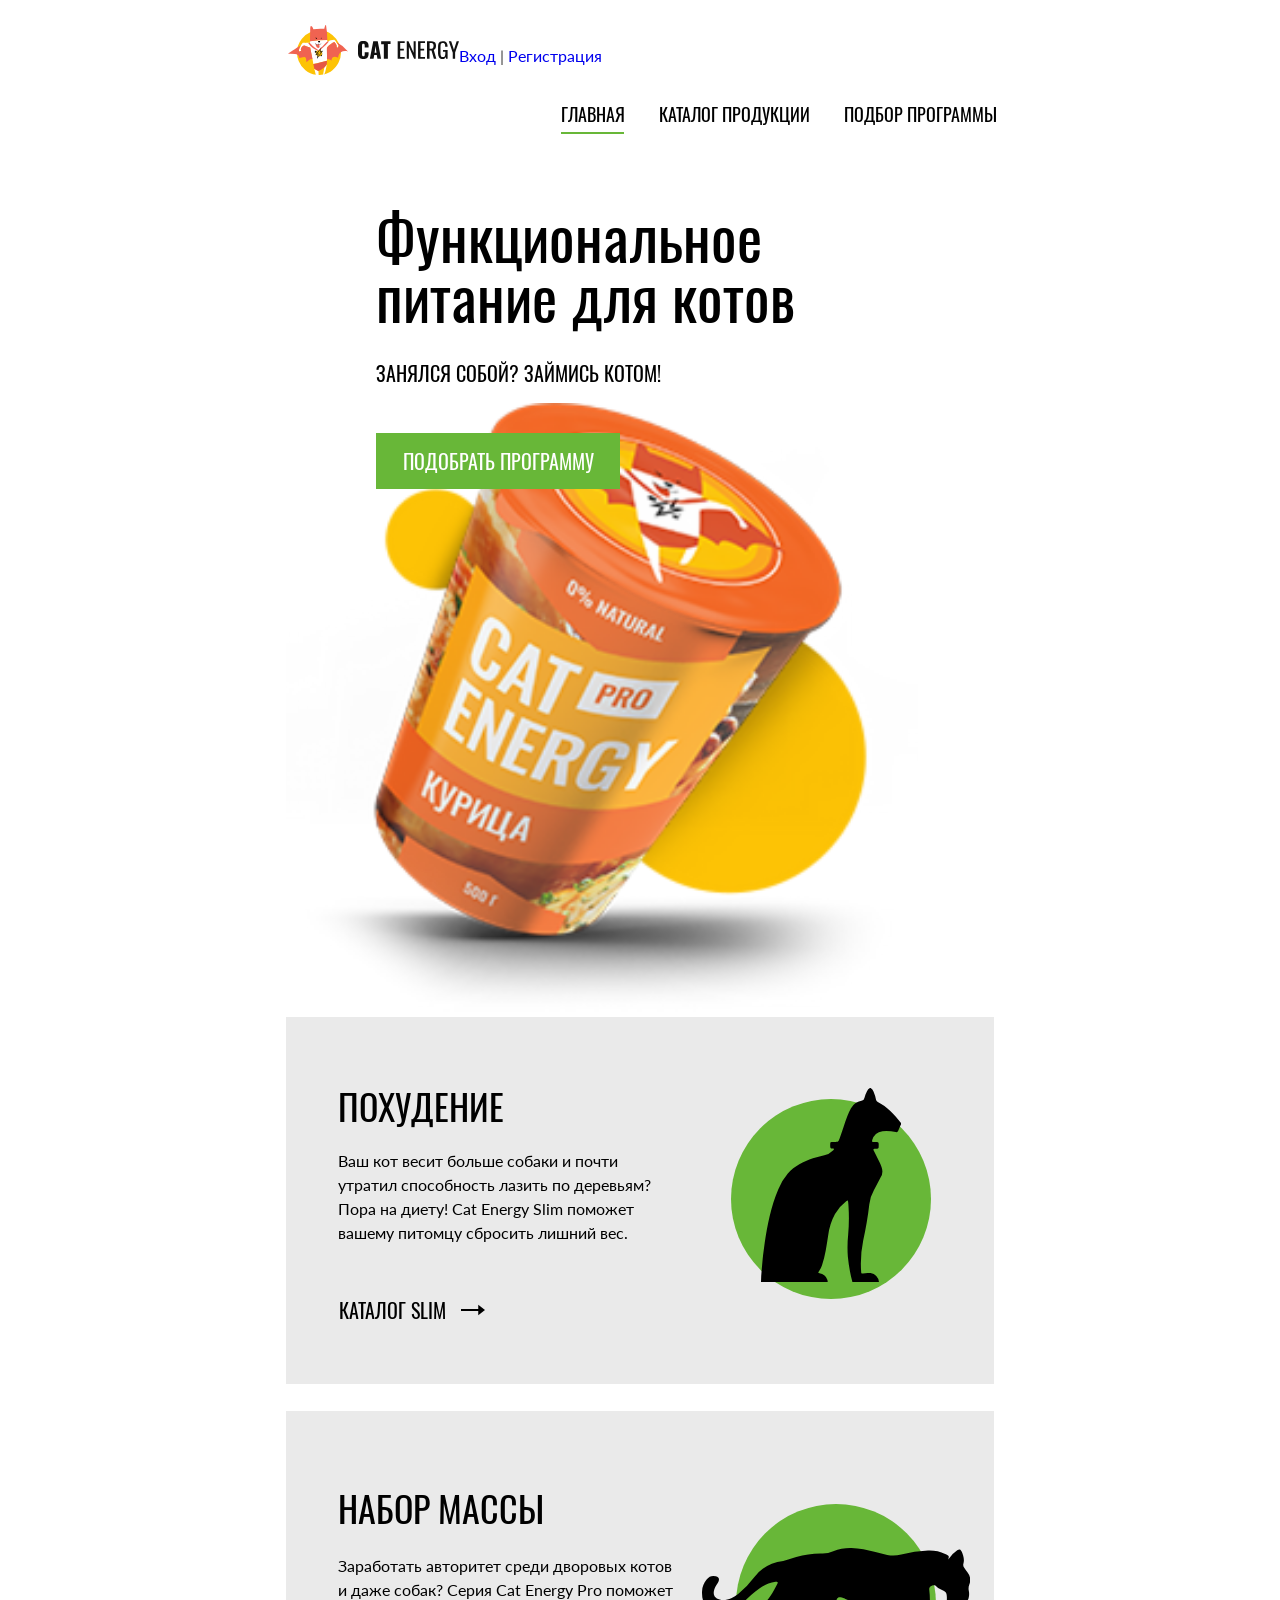
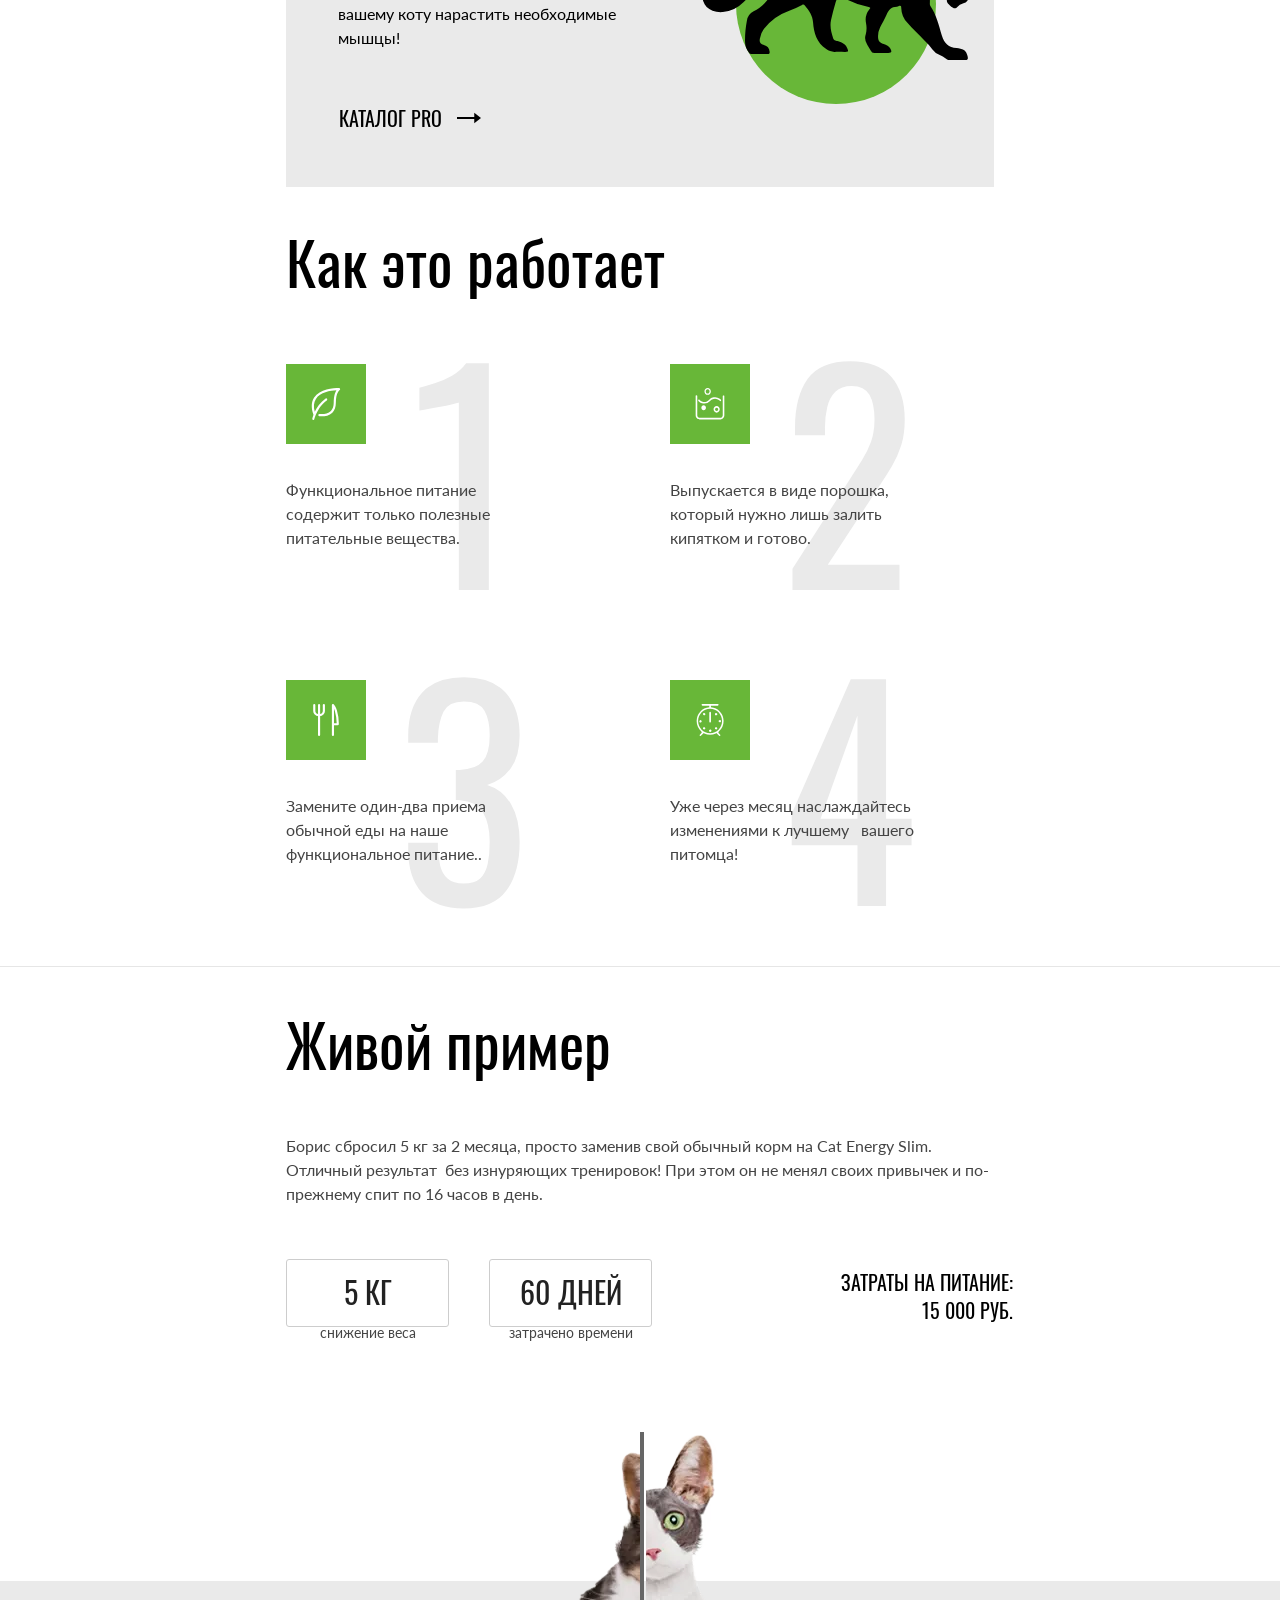
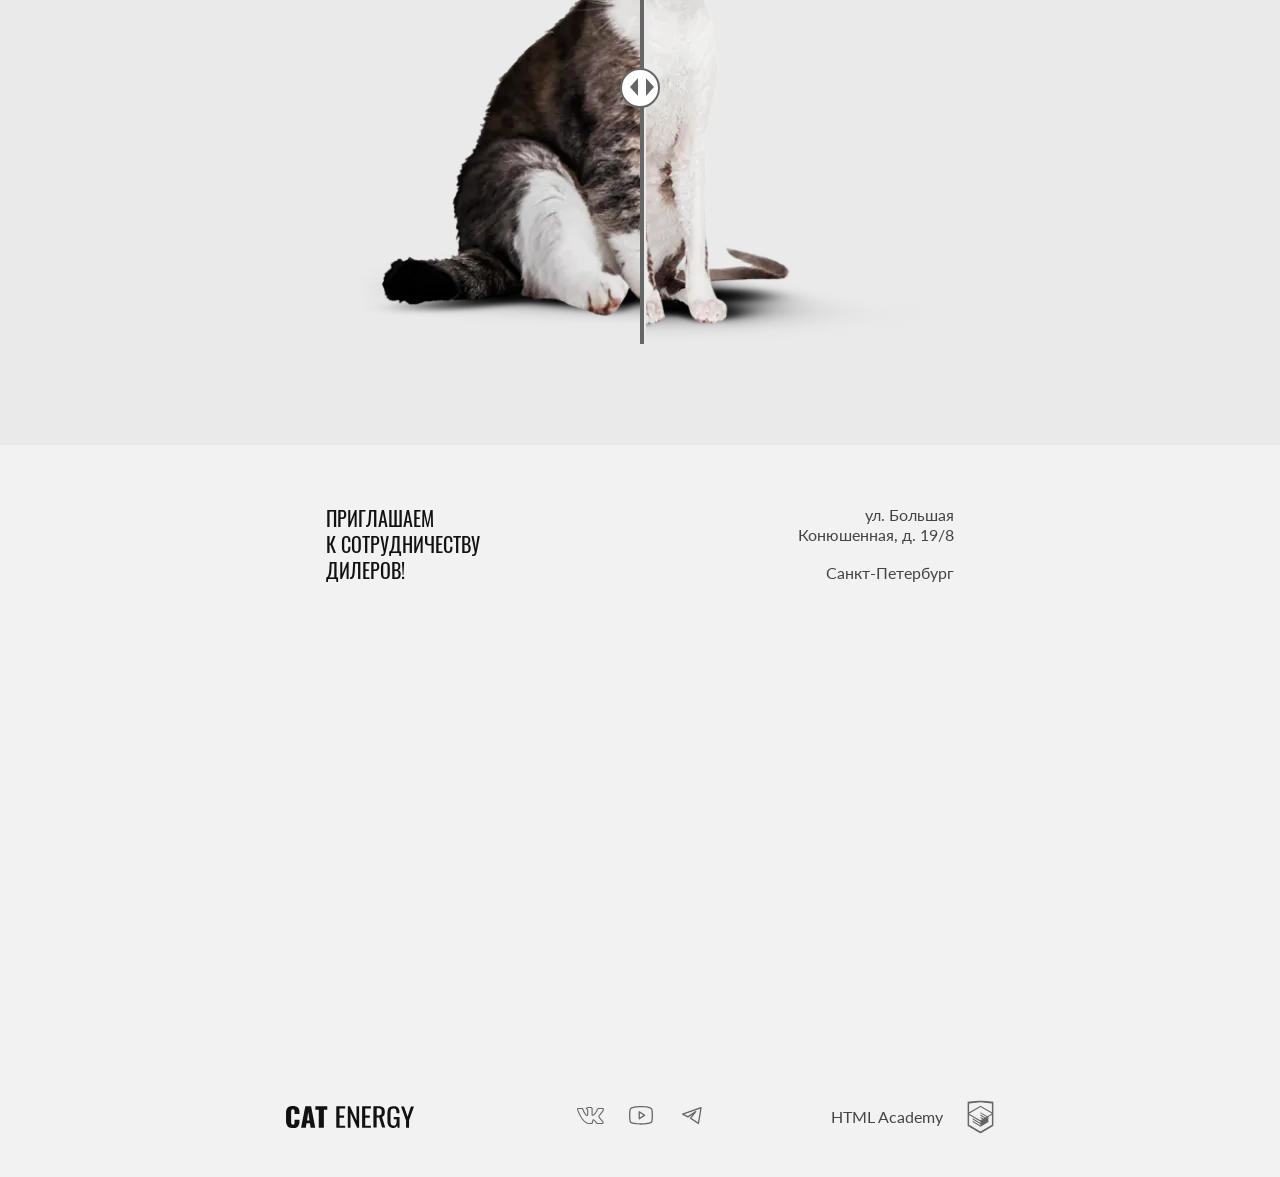
<file: index.html>
<!DOCTYPE html>
<html lang="ru">

<head>
  <meta charset="UTF-8">
  <title>Cat Energy</title>
  <meta name="viewport" content="width=device-width,initial-scale=1">
  <link rel="stylesheet" href="styles/styles.css">
  <link rel="icon" href="favicon.ico">
  <link rel="icon" href="favicons/icon.svg" type="image/svg+xml">
  <link rel="apple-touch-icon" href="favicons/180.png">
  <link rel="icon" href="favicons/192.png">
  <link rel="icon" href="favicons/512.png">
  <link rel="manifest" href="manifest.webmanifest">
  <link rel="preload" href="fonts/lato/Lato-Regular.woff2" type="font/woff2" as="font" crossorigin="anonymous">
  <link rel="preload" href="fonts/oswald/oswaldregular.woff2" type="font/woff2" as="font" crossorigin="anonymous">
  <script src="scripts/index.js" defer></script>
</head>

<body>
  <header class="header">
    <nav class="navigation wrapper">

      <a class="navigation__logo logo" href="index.html">
        <picture>
          <source media="(min-width: 1440px)" width="70" height="59" type="image/svg+xml" srcset="images/logo/logo-desktop.svg">
          <source media="(min-width: 768px)" width="60" height="50" type="image/svg+xml" srcset="images/logo/logo-tablet.svg">
          <img class="logo__image" src="images/logo/logo-mobile.svg" width="33" height="38" alt="Логотип кота Energy">
        </picture>
        <img class="logo__image-text" src="images/logo/logo-text.svg" width="101" height="18" alt="Логотип текст кот Energy">
      </a>
      <div class="user-actions">
        <a class="user-actions__login" href="login.html">Вход</a>
        <span class="user-actions__separator">|</span>
        <a class="user-actions__register" href="register.html">Регистрация</a>
      </div>
      <button class="navigation__button-close navigation__button-open navigation__button-close--nojs" type="button">
        <span class="visually-hidden">Закрыть меню</span>
      </button>
      <div class="navigation__menu navigation__menu--close navigation__menu--nojs  ">
        <ul class="navigation__menu-list">
          <li class="navigation__menu-item">
            <a class="navigation__menu-link navigation__menu-link--current" href="#">Главная</a>
          </li>
          <li class="navigation__menu-item">
            <a class="navigation__menu-link" href="catalog.html">Каталог продукции</a>
          </li>
          <li class="navigation__menu-item">
            <a class="navigation__menu-link" href="#">Подбор программы</a>
          </li>
        </ul>
      </div>

    </nav>

  </header>
  <main class="main-wrapper">
    <section class="promo">
      <div class="promo__wrapper wrapper ">
        <h1 class="promo__title title">Функциональное питание для котов</h1>
        <p class="promo__description">Занялся собой? Займись котом!</p>
        <picture>
          <source media="(min-width: 1440px)" width="552" height="499" type="image/png" srcset="images/promo/promo-cat@1x.png 1x, images/promo/promo-cat@2x.png 2x">
          <source media="(min-width: 768px)" width="709" height="609" type="image/png" srcset="images/promo/promo-cat-tablet@1x.png, images/promo/promo-cat-tablet@2x.png 2x">
          <img class="promo__image" src="images/promo/promo-cat-mobile@2x.png" width="280" height="270" srcset="images/promo/promo-cat-mobile@1x.png 1x, images/promo/promo-cat-mobile@2x.png 2x" alt="Корм для котов с курицей">
        </picture>
        <button class="promo__button button button--primary" type="button">Подобрать программу</button>
      </div>
    </section>
    <section class="programs">
      <div class="programs__wrapper wrapper">
        <h2 class="visually-hidden">Програмы питания</h2>
        <div class="programs__card programs__card--slim">
          <h3 class="programs__card-title  title-h3">Похудение</h3>
          <p class="programs__card-description">Ваш кот весит больше собаки и почти утратил способность лазить по деревьям? Пора на диету! Cat Energy Slim поможет вашему питомцу сбросить лишний вес.</p>
          <a class="programs__card-link" href="catalog.html">Каталог slim</a>
        </div>
        <div class="programs__card programs__card--set">
          <h3 class="programs__card-title title-h3">Набор массы</h3>
          <p class="programs__card-description programs__card-description-set">Заработать авторитет среди дворовых котов и даже собак? Серия Cat Energy Pro поможет вашему коту нарастить необходимые мышцы!</p>
          <a class="programs__card-link" href="catalog.html">Каталог pro</a>
        </div>
      </div>
    </section>
    <section class="working">
      <div class="working__wrapper wrapper">
        <h2 class="working__title title-h2">Как это работает</h2>
        <ul class="working__list">
          <li class="working__item working__item--useful">
            <p class="working__item-text">Функциональное питание содержит только полезные питательные вещества.</p>
          </li>
          <li class="working__item working__item--powder">
            <p class="working__item-text">Выпускается в виде порошка, который нужно лишь залить кипятком и готово.</p>
          </li>
          <li class="working__item working__item--functional">
            <p class="working__item-text">Замените один-два приема обычной еды на наше функциональное питание..</p>
          </li>
          <li class="working__item working__item--upgrade">
            <p class="working__item-text">Уже через месяц наслаждайтесь изменениями к лучшему &nbsp; вашего питомца!</p>
          </li>
        </ul>
      </div>
    </section>
    <section class="example">
      <div class="example__wrapper wrapper">
        <h2 class="example__title title-h2">Живой пример</h2>
        <p class="example__description">Борис сбросил 5 кг за 2 месяца, просто заменив свой обычный корм на Cat Energy Slim. Отличный результат&nbsp; без изнуряющих тренировок!
          При этом он не менял своих привычек и по-прежнему спит по 16 часов в день.
        </p>
        <div class="example__list">
          <div class="example__item">
            <span class="example__item-title title-h3">5 кг</span>
            <span class="example__item-text">снижение веса</span>
          </div>
          <div class="example__item">
            <span class="example__item-title title-h3">60 дней</span>
            <span class="example__item-text">затрачено времени</span>
          </div>
          <p class="example__cash title-h3">
            <span>Затраты на питание:</span>
            <span>15 000 РУБ.</span>
          </p>
        </div>

        <div class="example__slider slider">
          <picture>
            <source media="(min-width:768px)" width="560" height="512" type="image/webp" srcset="images/slider/slider-image-1-tablet@1x.webp, images/slider/slider-image-1-tablet@2x.webp 2x">
            <source width="280" height="256" type="image/webp" srcset="images/slider/slider-image-1-mobile@1x.webp, images/slider/slider-image-1-mobile@2x.webp 2x">
            <source media="(min-width: 768px)" width="560" height="512" type="image/png" srcset="images/slider/slider-image-1-tablet@1x.png 1x, images/slider/slider-image-1-tablet@2x.png 2x">
            <img class="example__slider-image slider__image slider__image--before" src="images/slider/slider-image-1-mobile@2x.png" srcset="images/slider/slider-image-1-mobile@1x.png 1x, images/slider/slider-image-1-mobile@2x.png 2x" width="280" height="256" alt="Кот с лишнем весом">
          </picture>
          <button class="example__button slider__button" type="button"><span class="visually-hidden">Кот изменят вес</span></button>
          <picture>
            <source media="(min-width:768px)" width="560" height="512" type="image/webp" srcset="images/slider/slider-image-2-tablet@1x.webp, images/slider/slider-image-2-tablet@2x.webp 2x">
            <source width="280" height="256" type="image/webp" srcset="images/slider/slider-image-2-mobile@1x.webp, images/slider/slider-image-2-mobile@2x.webp 2x">
            <source media="(min-width: 768px)" width="560" height="512" type="image/png" srcset="images/slider/slider-image-2-tablet@1x.png 1x, images/slider/slider-image-2-tablet@2x.png 2x">
            <img class="example__slider-image slider__image slider__image--after" src="images/slider/slider-image-2-mobile@2x.png" srcset="images/slider/slider-image-2-mobile@1x.png 1x, images/slider/slider-image-2-mobile@2x.png 2x" width="280" height="256" alt="Стройный кот">
          </picture>
        </div>
      </div>
    </section>
    <section class="contacts">
      <div class="contacts__wrapper wrapper">
        <div class="contacts__content">
          <h2 class="visually-hidden">Адрес для сотрудничества</h2>
          <p class="contacts__description title-h3">приглашаем<br> к сотрудничеству<br> дилеров!</p>
          <address class="contacts__text">ул. Большая<br>
            Конюшенная, д. 19/8<br>
            <span>Санкт-Петербург</span>
          </address>
        </div>
      </div>
      <div class="contacts__map contacts__map--nojs">
        <noscript>
          <picture>
            <source media="(min-width:1440px)" width="1440" height="400" type="image/webp" srcset="images/map/map-desktop@1x.webp 1x,  images/map/map-desktop@2x.webp 2x">
            <source media="(min-width: 768px)" width="768" height="400" type="image/webp" srcset="images/map/map-tablet@1x.webp 1x, images/map/map-tablet@2x.webp 2x">
            <source width="320" height="362" type="image/webp" srcset="images/map/map-mobile@1x.webp 1x, images/map/map-mobile@2x.webp 2x">
            <source media="(min-width: 1440px)" width="1440" height="400" type="image/png" srcset="images/map/map-desktop@1x.png 1x, images/map/map-desktop@2x.png 2x">
            <source media="(min-width: 768px)" width="768" height="400" type="image/png" srcset="images/map/map-tablet@1x.png 1x, images/map/map-tablet@2x.png 2x ">
            <img class="contacts__map-image" src="images/map/map-mobile@2x.png" srcset="images/map/map-mobile@1x.png 1x, images/map/map-mobile@2x.png 2x" width="320" height="362" alt="метка на карте для сотрудничества">
          </picture>
        </noscript>
        <iframe src="https://www.google.com/maps/embed?pb=!1m18!1m12!1m3!1d1998.6037876728572!2d30.3204724767367!3d59.93871647491517!2m3!1f0!2f0!3f0!3m2!1i1024!2i768!4f13.1!3m3!1m2!1s0x4696310fca145cc1%3A0x42b32648d8238007!2z0JHQvtC70YzRiNCw0Y8g0JrQvtC90Y7RiNC10L3QvdCw0Y8g0YPQuy4sIDE5LzgsINCh0LDQvdC60YIt0J_QtdGC0LXRgNCx0YPRgNCzLCAxOTExODY!5e0!3m2!1sru!2sru!4v1716731097502!5m2!1sru!2sru" width="320" height="362" style="border:0;" allowfullscreen="" loading="lazy" referrerpolicy="no-referrer-when-downgrade">
        </iframe>
      </div>

    </section>
  </main>
  <footer class="footer">
    <div class="footer__wrapper wrapper">
      <a class="footer__logo" href="index.html">
        <img class="footer__logo-img" src="images/logo/logo-text.svg" width="128" height="24" alt="Логотип текст кот Energy">
      </a>
      <ul class="socials">
        <li class="socials__item">
          <a class="socials__link socials__link--vk" href="#" target="_blank" rel="noreferrer noopener">
            <span class="visually-hidden">Вконтакте</span>
          </a>
        </li>
        <li class="socials__item">
          <a class="socials__link socials__link--youtube" href="#" target="_blank" rel="noreferrer noopener">
            <span class="visually-hidden">Youtube</span>
          </a>
        </li>
        <li class="socials__item">
          <a class="socials__link socials__link--tg" href="#" target="_blank" rel="noreferrer noopener">
            <span class="visually-hidden">телеграм</span>
          </a>
        </li>
      </ul>
      <a class="footer__developer" href="https://htmlacademy.ru/intensive/adaptive">
        <span class="footer__developer-text">HTML Academy</span>
      </a>
    </div>
  </footer>
</body>

</html>
</file>
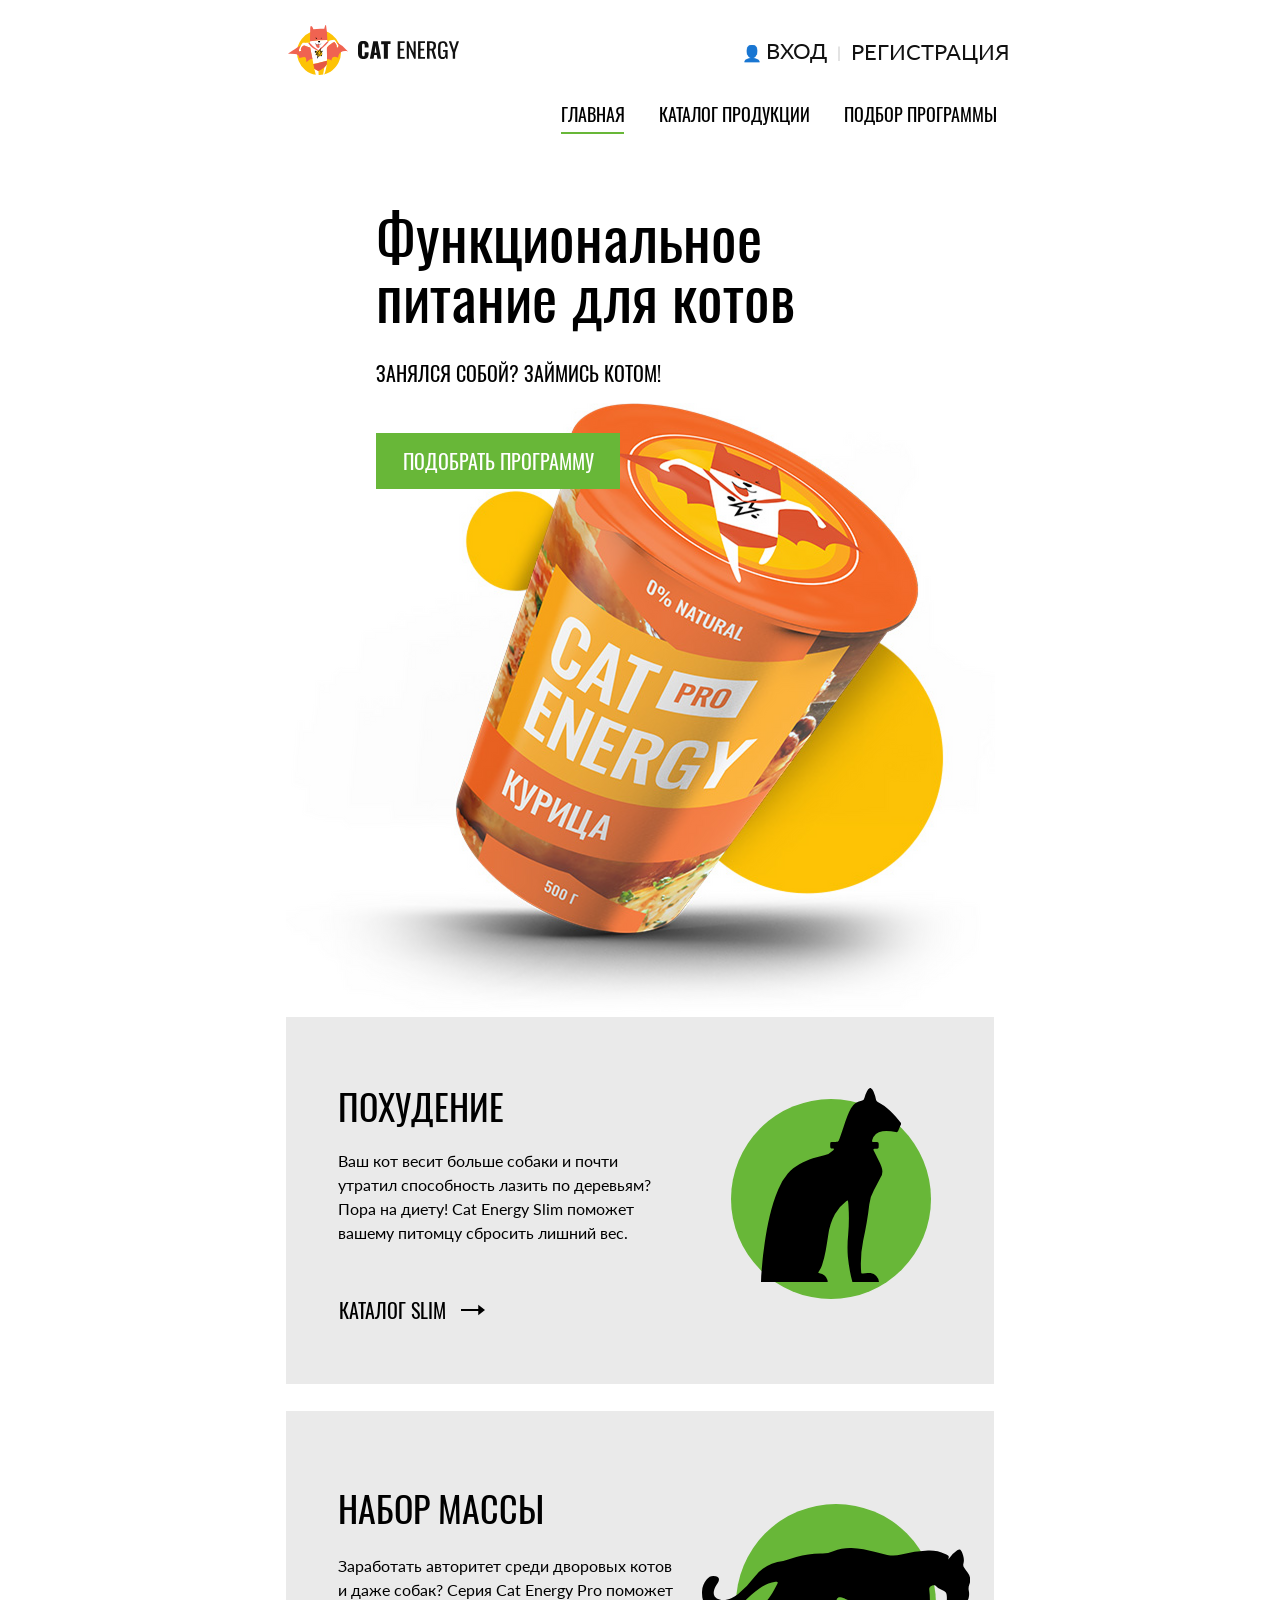
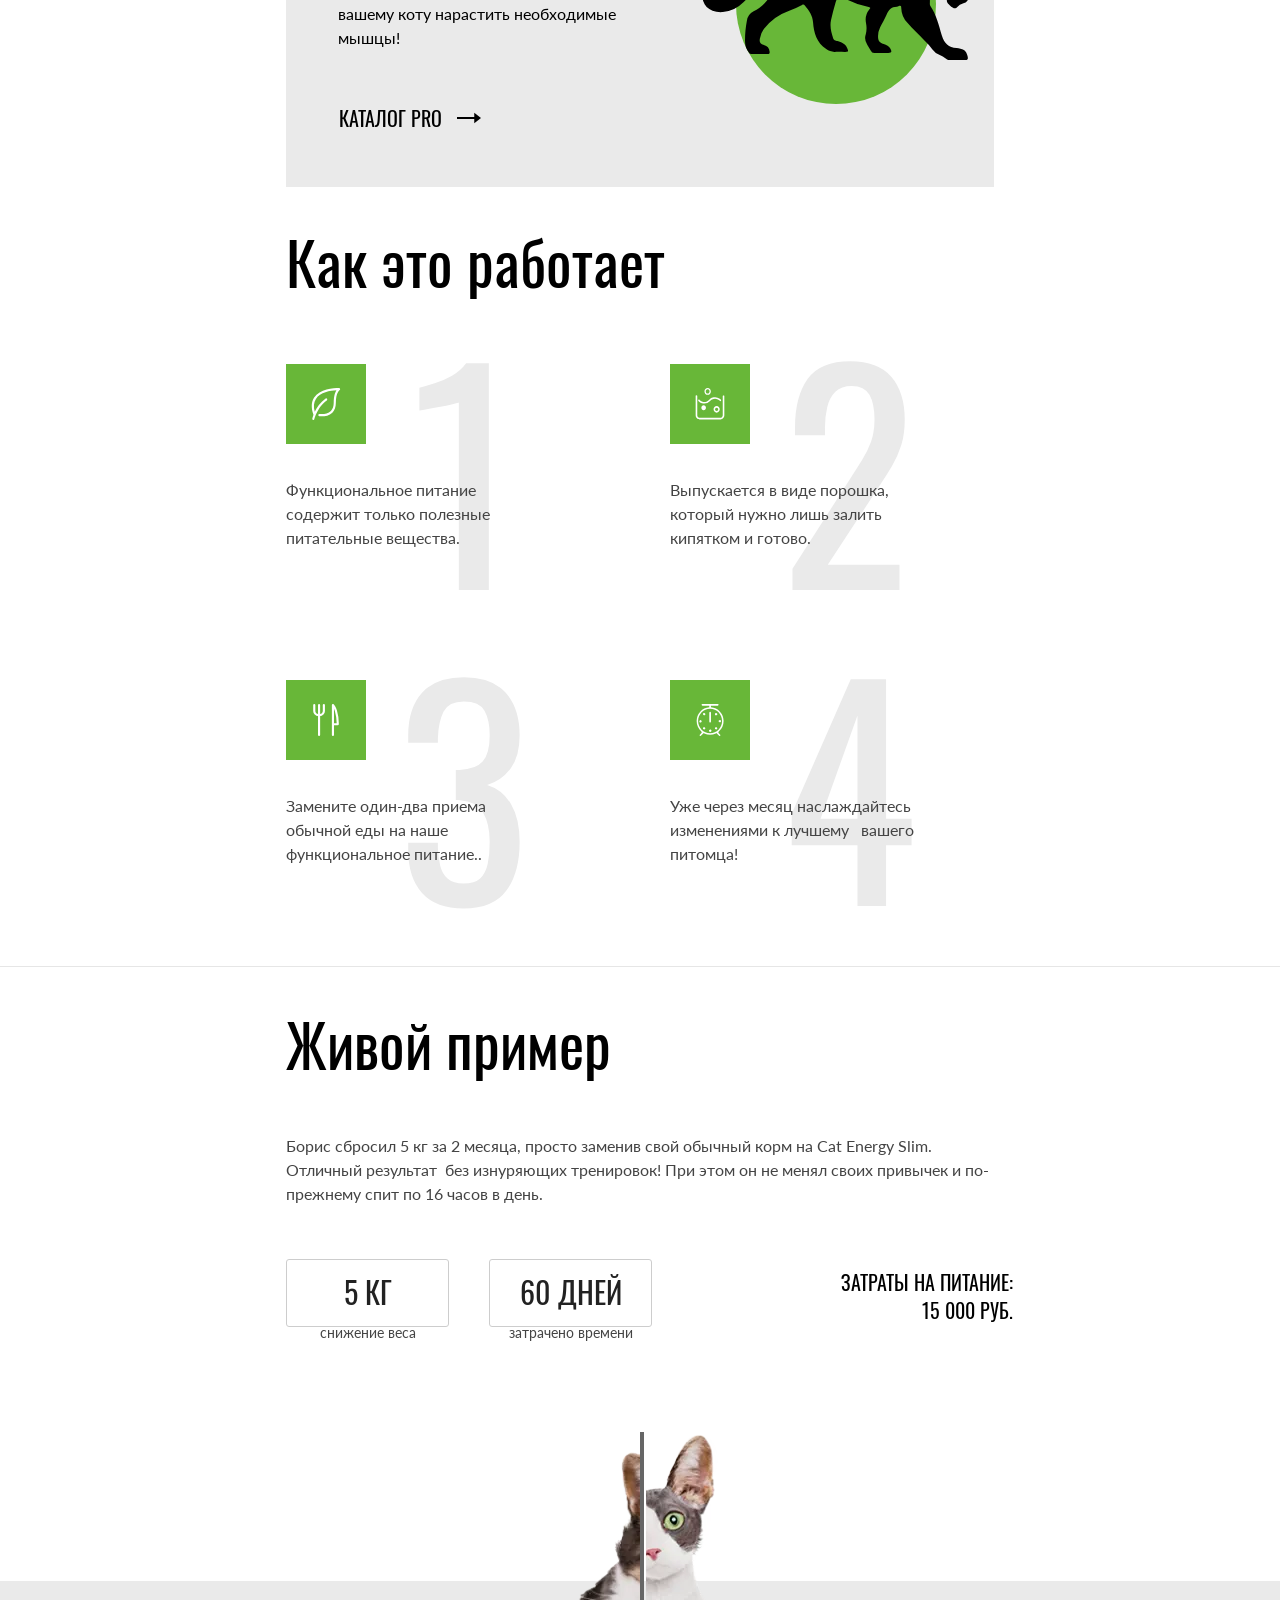
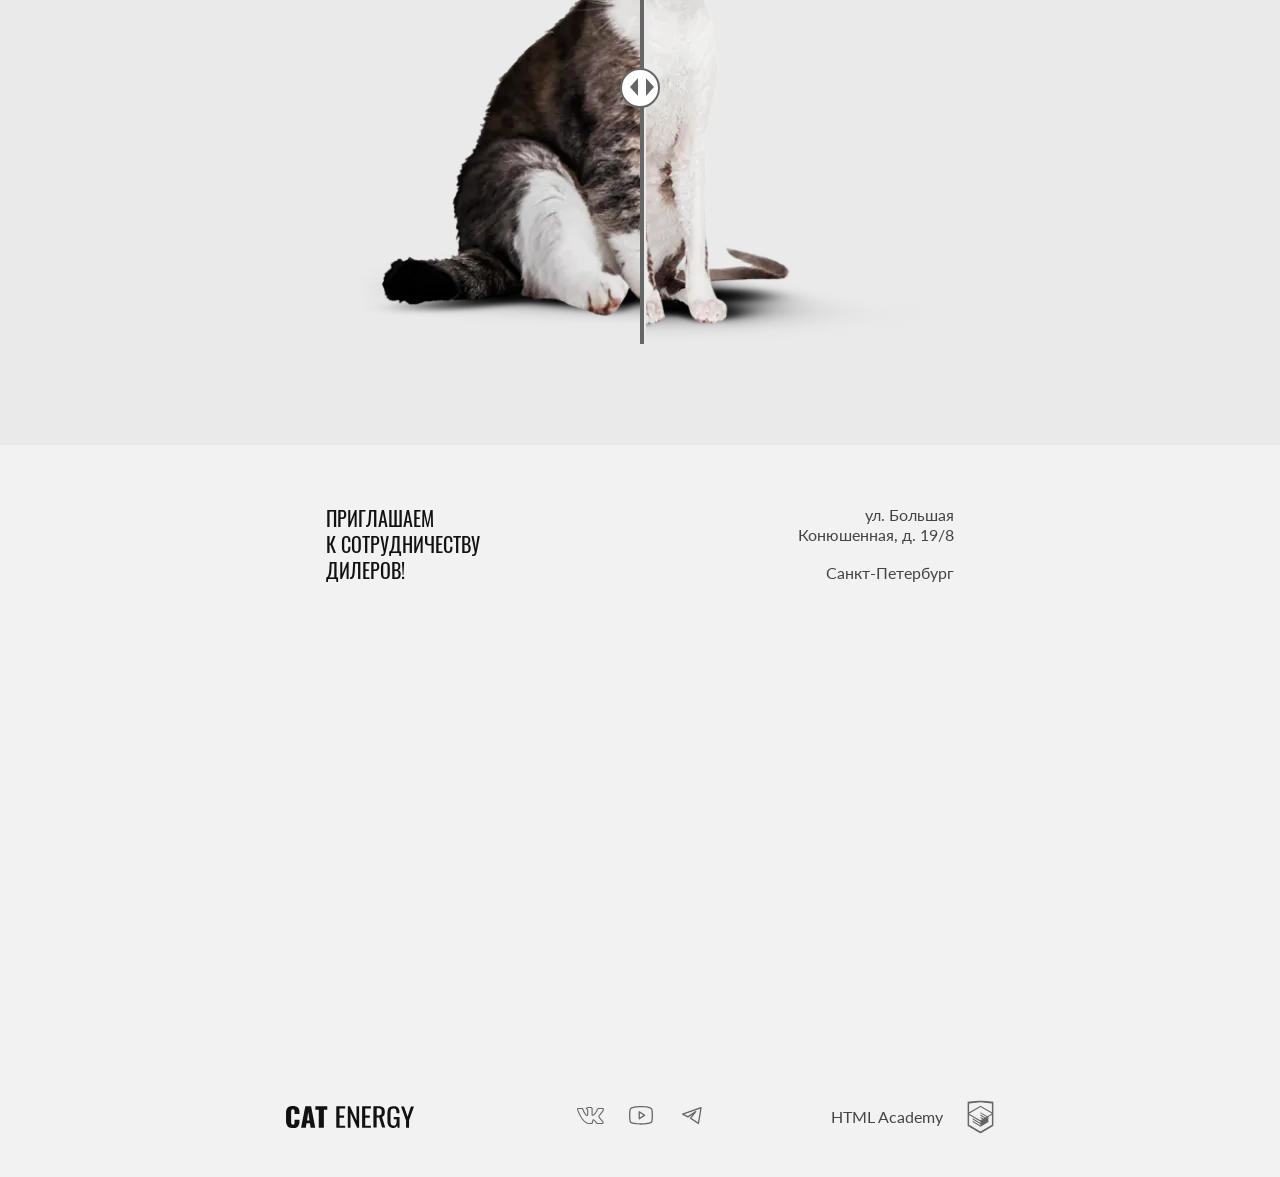
<file: 6/index.html>
<!DOCTYPE html><html lang="ru"><head><meta charset="UTF-8"><title>Cat Energy</title><meta name="viewport" content="width=device-width,initial-scale=1"><link rel="stylesheet" href="styles/styles.css"><link rel="icon" href="favicon.ico"><link rel="icon" href="favicons/icon.svg" type="image/svg+xml"><link rel="apple-touch-icon" href="favicons/180.png"><link rel="icon" href="favicons/192.png"><link rel="icon" href="favicons/512.png"><link rel="manifest" href="manifest.webmanifest"><link rel="preload" href="fonts/lato/Lato-Regular.woff2" type="font/woff2" as="font" crossorigin="anonymous"><link rel="preload" href="fonts/oswald/oswaldregular.woff2" type="font/woff2" as="font" crossorigin="anonymous"><script src="scripts/index.js" defer="defer"></script></head><body><header class="header"><nav class="navigation wrapper"><a class="navigation__logo logo" href="index.html"><picture><source media="(min-width: 1440px)" width="70" height="59" type="image/svg+xml" srcset="images/logo/logo-desktop.svg"><source media="(min-width: 768px)" width="60" height="50" type="image/svg+xml" srcset="images/logo/logo-tablet.svg"><img class="logo__image" src="images/logo/logo-mobile.svg" width="33" height="38" alt="Логотип кота Energy"></picture><img class="logo__image-text" src="images/logo/logo-text.svg" width="101" height="18" alt="Логотип текст кот Energy"></a><div class="user-actions"><a class="user-actions__login" href="login.html">Вход</a> <span class="user-actions__separator">|</span> <a class="user-actions__register" href="register.html">Регистрация</a></div><button class="navigation__button-close navigation__button-open navigation__button-close--nojs" type="button"><span class="visually-hidden">Закрыть меню</span></button><div class="navigation__menu navigation__menu--close navigation__menu--nojs"><ul class="navigation__menu-list"><li class="navigation__menu-item"><a class="navigation__menu-link navigation__menu-link--current" href="#">Главная</a></li><li class="navigation__menu-item"><a class="navigation__menu-link" href="catalog.html">Каталог продукции</a></li><li class="navigation__menu-item"><a class="navigation__menu-link" href="#">Подбор программы</a></li></ul></div></nav></header><main class="main-wrapper"><section class="promo"><div class="promo__wrapper wrapper"><h1 class="promo__title title">Функциональное питание для котов</h1><p class="promo__description">Занялся собой? Займись котом!</p><picture><source media="(min-width: 1440px)" width="552" height="499" type="image/png" srcset="images/promo/promo-cat@1x.png, images/promo/promo-cat@2x.png 2x"><source media="(min-width: 768px)" width="709" height="609" type="image/png" srcset="images/promo/promo-cat-tablet@1x.png, images/promo/promo-cat-tablet@2x.png 2x"><img class="promo__image" src="images/promo/promo-cat-mobile@2x.png" width="280" height="270" srcset="images/promo/promo-cat-mobile@1x.png, images/promo/promo-cat-mobile@2x.png 2x" alt="Корм для котов с курицей"></picture><button class="promo__button button button--primary" type="button">Подобрать программу</button></div></section><section class="programs"><div class="programs__wrapper wrapper"><h2 class="visually-hidden">Програмы питания</h2><div class="programs__card programs__card--slim"><h3 class="programs__card-title title-h3">Похудение</h3><p class="programs__card-description">Ваш кот весит больше собаки и почти утратил способность лазить по деревьям? Пора на диету! Cat Energy Slim поможет вашему питомцу сбросить лишний вес.</p><a class="programs__card-link" href="catalog.html">Каталог slim</a></div><div class="programs__card programs__card--set"><h3 class="programs__card-title title-h3">Набор массы</h3><p class="programs__card-description programs__card-description-set">Заработать авторитет среди дворовых котов и даже собак? Серия Cat Energy Pro поможет вашему коту нарастить необходимые мышцы!</p><a class="programs__card-link" href="catalog.html">Каталог pro</a></div></div></section><section class="working"><div class="working__wrapper wrapper"><h2 class="working__title title-h2">Как это работает</h2><ul class="working__list"><li class="working__item working__item--useful"><p class="working__item-text">Функциональное питание содержит только полезные питательные вещества.</p></li><li class="working__item working__item--powder"><p class="working__item-text">Выпускается в виде порошка, который нужно лишь залить кипятком и готово.</p></li><li class="working__item working__item--functional"><p class="working__item-text">Замените один-два приема обычной еды на наше функциональное питание..</p></li><li class="working__item working__item--upgrade"><p class="working__item-text">Уже через месяц наслаждайтесь изменениями к лучшему &nbsp; вашего питомца!</p></li></ul></div></section><section class="example"><div class="example__wrapper wrapper"><h2 class="example__title title-h2">Живой пример</h2><p class="example__description">Борис сбросил 5 кг за 2 месяца, просто заменив свой обычный корм на Cat Energy Slim. Отличный результат&nbsp; без изнуряющих тренировок! При этом он не менял своих привычек и по-прежнему спит по 16 часов в день.</p><div class="example__list"><div class="example__item"><span class="example__item-title title-h3">5 кг</span> <span class="example__item-text">снижение веса</span></div><div class="example__item"><span class="example__item-title title-h3">60 дней</span> <span class="example__item-text">затрачено времени</span></div><p class="example__cash title-h3"><span>Затраты на питание:</span> <span>15 000 РУБ.</span></p></div><div class="example__slider slider"><picture><source media="(min-width:768px)" width="560" height="512" type="image/webp" srcset="images/slider/slider-image-1-tablet@1x.webp, images/slider/slider-image-1-tablet@2x.webp 2x"><source width="280" height="256" type="image/webp" srcset="images/slider/slider-image-1-mobile@1x.webp, images/slider/slider-image-1-mobile@2x.webp 2x"><source media="(min-width: 768px)" width="560" height="512" type="image/png" srcset="images/slider/slider-image-1-tablet@1x.png, images/slider/slider-image-1-tablet@2x.png 2x"><img class="example__slider-image slider__image slider__image--before" src="images/slider/slider-image-1-mobile@2x.png" srcset="images/slider/slider-image-1-mobile@1x.png, images/slider/slider-image-1-mobile@2x.png 2x" width="280" height="256" alt="Кот с лишнем весом"></picture><button class="example__button slider__button" type="button"><span class="visually-hidden">Кот изменят вес</span></button><picture><source media="(min-width:768px)" width="560" height="512" type="image/webp" srcset="images/slider/slider-image-2-tablet@1x.webp, images/slider/slider-image-2-tablet@2x.webp 2x"><source width="280" height="256" type="image/webp" srcset="images/slider/slider-image-2-mobile@1x.webp, images/slider/slider-image-2-mobile@2x.webp 2x"><source media="(min-width: 768px)" width="560" height="512" type="image/png" srcset="images/slider/slider-image-2-tablet@1x.png, images/slider/slider-image-2-tablet@2x.png 2x"><img class="example__slider-image slider__image slider__image--after" src="images/slider/slider-image-2-mobile@2x.png" srcset="images/slider/slider-image-2-mobile@1x.png, images/slider/slider-image-2-mobile@2x.png 2x" width="280" height="256" alt="Стройный кот"></picture></div></div></section><section class="contacts"><div class="contacts__wrapper wrapper"><div class="contacts__content"><h2 class="visually-hidden">Адрес для сотрудничества</h2><p class="contacts__description title-h3">приглашаем<br>к сотрудничеству<br>дилеров!</p><address class="contacts__text">ул. Большая<br>Конюшенная, д. 19/8<br><span>Санкт-Петербург</span></address></div></div><div class="contacts__map contacts__map--nojs"><noscript><picture><source media="(min-width:1440px)" width="1440" height="400" type="image/webp" srcset="images/map/map-desktop@1x.webp, images/map/map-desktop@2x.webp 2x"><source media="(min-width: 768px)" width="768" height="400" type="image/webp" srcset="images/map/map-tablet@1x.webp, images/map/map-tablet@2x.webp 2x"><source width="320" height="362" type="image/webp" srcset="images/map/map-mobile@1x.webp, images/map/map-mobile@2x.webp 2x"><source media="(min-width: 1440px)" width="1440" height="400" type="image/png" srcset="images/map/map-desktop@1x.png, images/map/map-desktop@2x.png 2x"><source media="(min-width: 768px)" width="768" height="400" type="image/png" srcset="images/map/map-tablet@1x.png, images/map/map-tablet@2x.png 2x"><img class="contacts__map-image" src="images/map/map-mobile@2x.png" srcset="images/map/map-mobile@1x.png, images/map/map-mobile@2x.png 2x" width="320" height="362" alt="метка на карте для сотрудничества"></picture></noscript><iframe src="https://www.google.com/maps/embed?pb=!1m18!1m12!1m3!1d1998.6037876728572!2d30.3204724767367!3d59.93871647491517!2m3!1f0!2f0!3f0!3m2!1i1024!2i768!4f13.1!3m3!1m2!1s0x4696310fca145cc1%3A0x42b32648d8238007!2z0JHQvtC70YzRiNCw0Y8g0JrQvtC90Y7RiNC10L3QvdCw0Y8g0YPQuy4sIDE5LzgsINCh0LDQvdC60YIt0J_QtdGC0LXRgNCx0YPRgNCzLCAxOTExODY!5e0!3m2!1sru!2sru!4v1716731097502!5m2!1sru!2sru" width="320" height="362" style="border:0;" allowfullscreen="" loading="lazy" referrerpolicy="no-referrer-when-downgrade"></iframe></div></section></main><footer class="footer"><div class="footer__wrapper wrapper"><a class="footer__logo" href="index.html"><img class="footer__logo-img" src="images/logo/logo-text.svg" width="128" height="24" alt="Логотип текст кот Energy"></a><ul class="socials"><li class="socials__item"><a class="socials__link socials__link--vk" href="#" target="_blank" rel="noreferrer noopener"><span class="visually-hidden">Вконтакте</span></a></li><li class="socials__item"><a class="socials__link socials__link--youtube" href="#" target="_blank" rel="noreferrer noopener"><span class="visually-hidden">Youtube</span></a></li><li class="socials__item"><a class="socials__link socials__link--tg" href="#" target="_blank" rel="noreferrer noopener"><span class="visually-hidden">телеграм</span></a></li></ul><a class="footer__developer" href="https://htmlacademy.ru/intensive/adaptive"><span class="footer__developer-text">HTML Academy</span></a></div></footer></body></html>
</file>
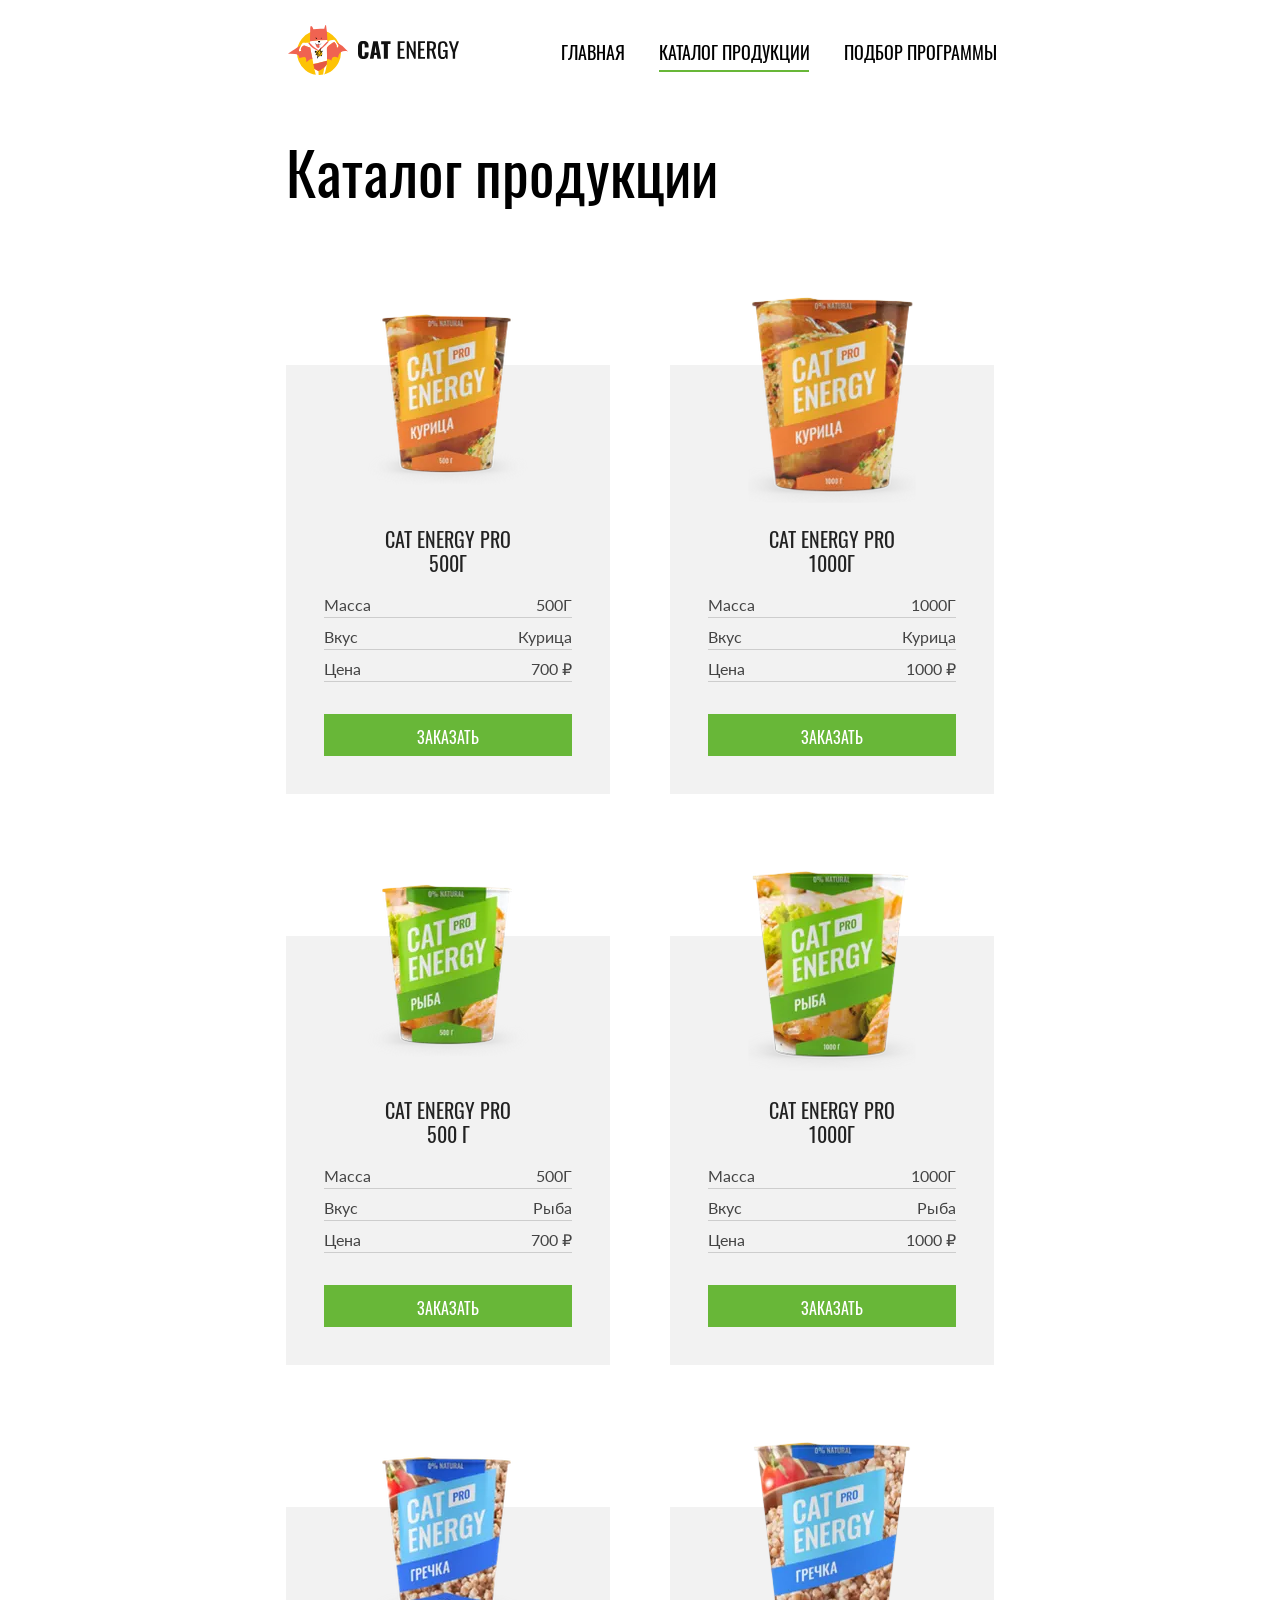
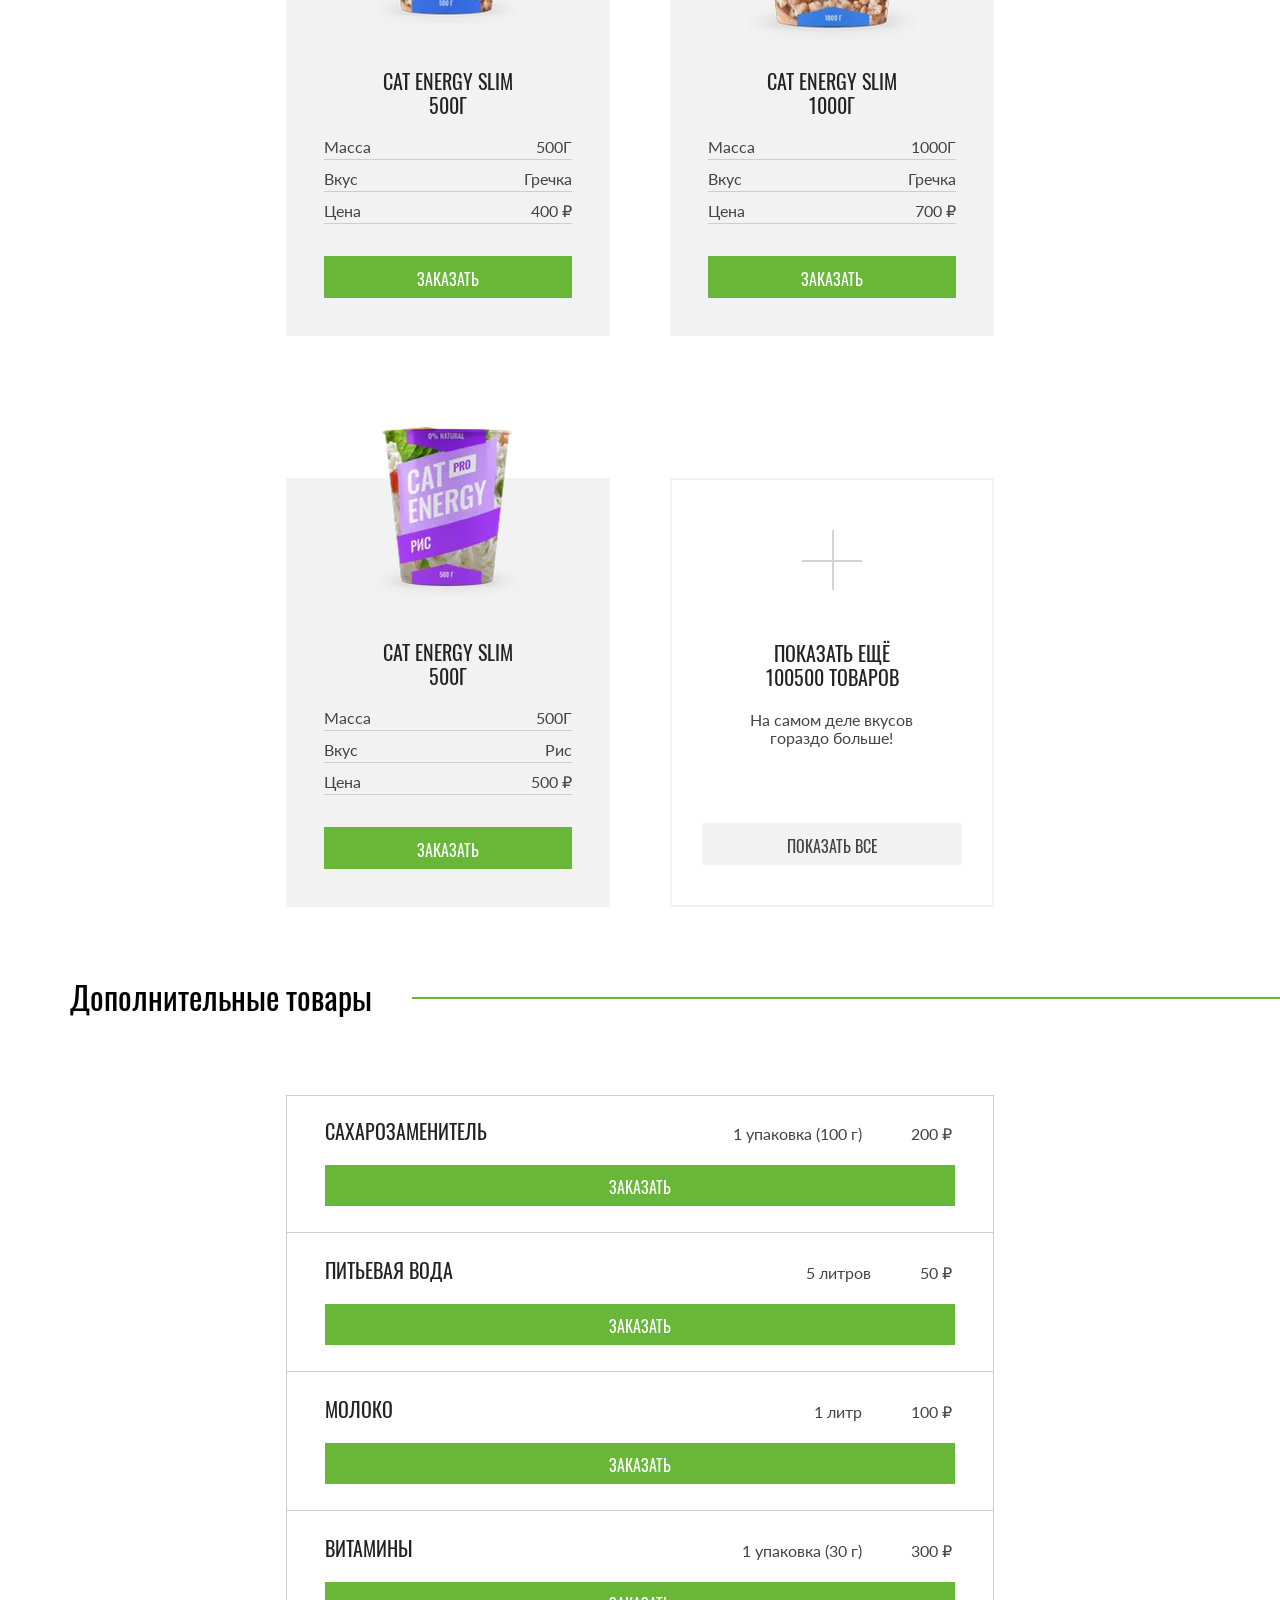
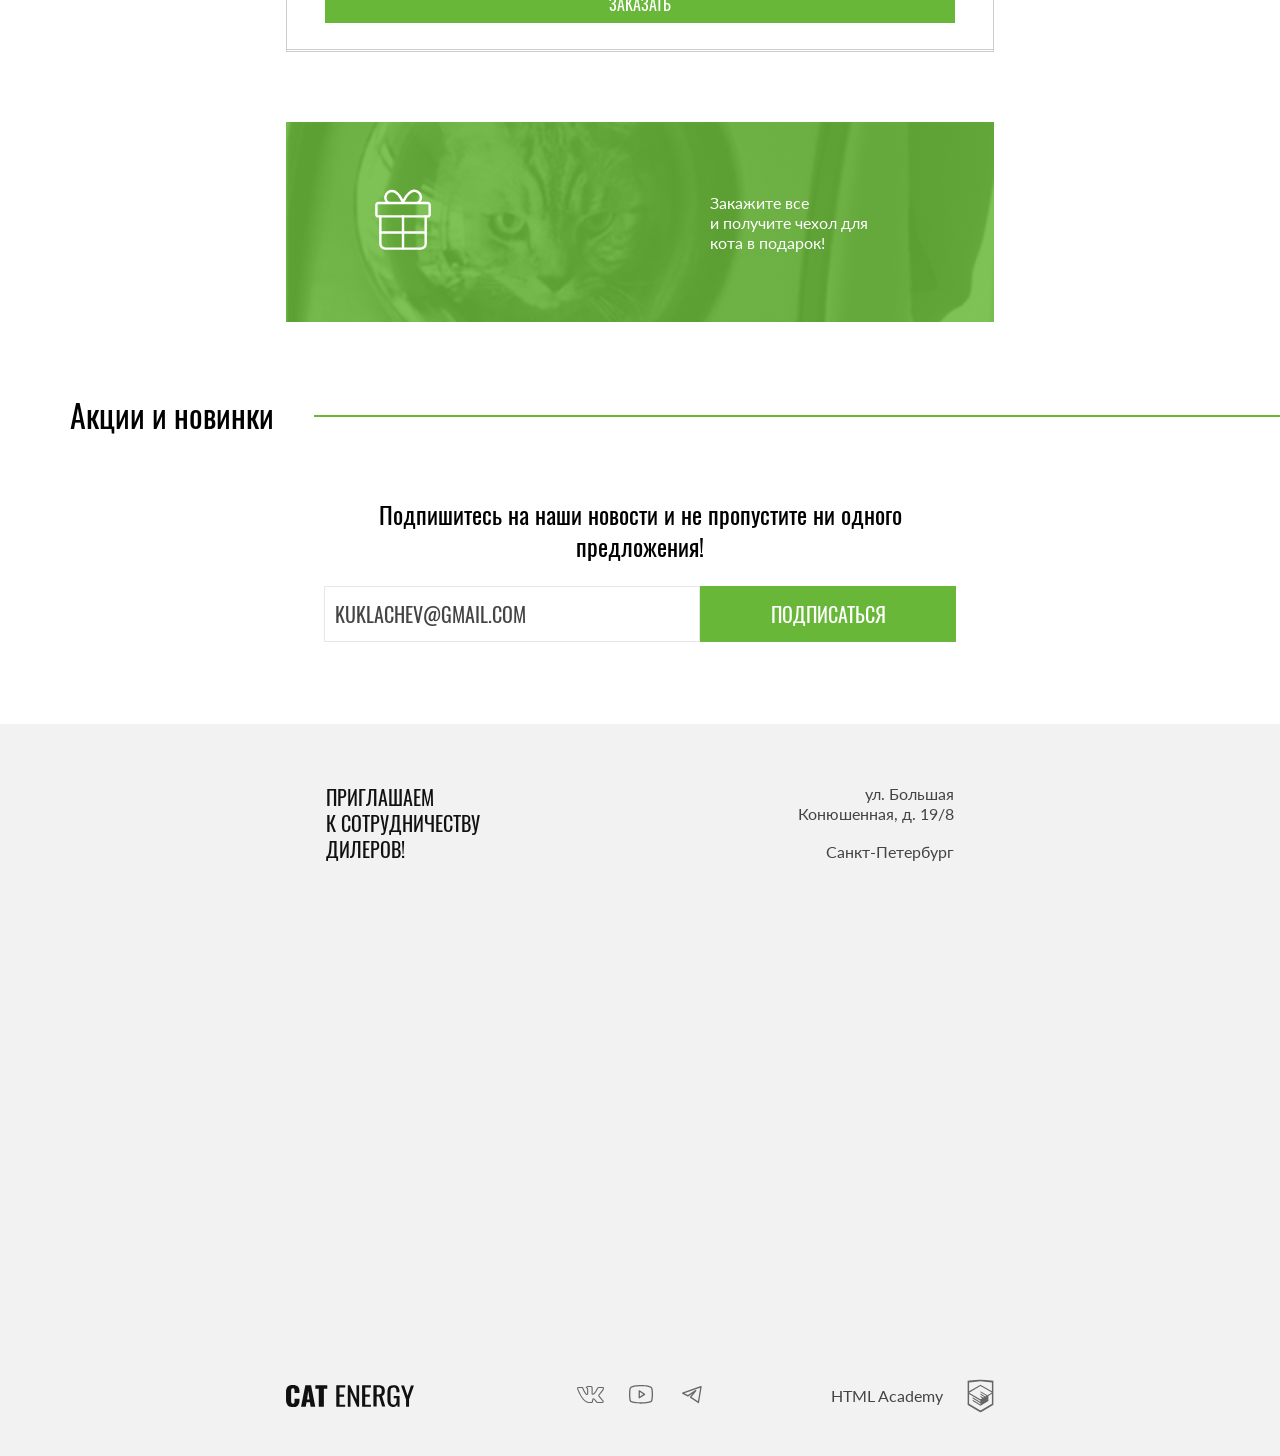
<file: catalog.html>
<!DOCTYPE html><html lang="ru"><head><meta charset="UTF-8"><title>Cat Energy</title><meta name="viewport" content="width=device-width,initial-scale=1"><link rel="stylesheet" href="styles/styles.css"><link rel="icon" href="favicon.ico"><link rel="icon" href="favicons/icon.svg" type="image/svg+xml"><link rel="apple-touch-icon" href="favicons/apple.png"><link rel="icon" href="favicons/192.png"><link rel="icon" href="favicons/512.png"><link rel="manifest" href="manifest.webmanifest"><link rel="preload" href="fonts/lato/Lato-Regular.woff2" type="font/woff2" as="font" crossorigin="anonymous"><link rel="preload" href="fonts/oswald/oswaldregular.woff2" type="font/woff2" as="font" crossorigin="anonymous"><script src="scripts/index.js" defer="defer"></script></head><body><header class="header"><nav class="navigation wrapper"><a class="navigation__logo logo" href="index.html"><picture><source media="(min-width: 1440px)" width="70" height="59" type="image/svg+xml" srcset="images/logo/logo-desktop.svg"><source media="(min-width: 768px)" width="60" height="50" type="image/svg+xml" srcset="images/logo/logo-tablet.svg"><img class="logo__image" src="images/logo/logo-mobile.svg" width="33" height="38" alt="Логотип кота Energy"></picture><img class="logo__image-text" src="images/logo/logo-text.svg" width="101" height="18" alt="Логотип текст кот Energy"> </a><button class="navigation__button-close navigation__button-open navigation__button-close--nojs" type="button"><span class="visually-hidden">Закрыть меню</span></button><div class="navigation__menu navigation__menu--close navigation__menu--nojs"><ul class="navigation__menu-list"><li class="navigation__menu-item"><a class="navigation__menu-link navigation__menu-link--dark" href="index.html">Главная</a></li><li class="navigation__menu-item"><a class="navigation__menu-link navigation__menu-link--current-secondary navigation__menu-link--dark" href="catalog.html">Каталог продукции</a></li><li class="navigation__menu-item"><a class="navigation__menu-link navigation__menu-link--dark" href="#">Подбор программы</a></li></ul></div></nav></header><main class="main-wrapper"><section class="catalog wrapper"><h1 class="catalog__title">Каталог продукции</h1><ul class="catalog__list"><li class="catalog__item product-card"><div class="catalog__item-wrapper"><a class="product-card__link" href="#"><picture><source media="(min-width: 1440px)" width="169" height="210" type="image/webp" srcset="images/products/product-1/product-1@1x.webp, images/products/product-1/product-1@2x.webp 2x"><source media="(min-width: 1440px)" width="169" height="210" type="image/png" srcset="images/products/product-1/product-1@1x.png, images/products/product-1/product-1@2x.png 2x"><source media="(min-width:768px)" width="200" height="210" type="image/webp" srcset="images/products/product-1/product-tablet-1@1x.webp, images/products/product-1/product-tablet-1@2x.webp 2x"><source media="(min-width: 768px)" width="200" height="210" type="image/png" srcset="images/products/product-1/product-tablet-1@1x.png, images/products/product-1/product-tablet-1@2x.png 2x"><source width="140" height="107" type="image/webp" srcset="images/products/product-1/product-mobile-1@1x.webp, images/products/product-1/product-mobile-1@2x.webp 2x"><img class="product-card__image" src="images/products/product-1/product-mobile-1@2x.png" srcset="images/products/product-1/product-mobile-1@1x.png, images/products/product-1/product-mobile-1@2x.png 2x" width="140" height="107" alt="Корм Cat Energy pro 500г с курицей"></picture></a><div class="product-card__wrapper"><a class="product-card__link product-card__link--title title-h3" href="#">Cat Energy PRO 500г</a><dl class="product-card__informs"><div class="product-card__inform"><dt class="product-card__inform-text">Масса</dt><dd class="product-card__inform-value">500Г</dd></div><div class="product-card__inform"><dt class="product-card__inform-text">Вкус</dt><dd class="product-card__inform-value">Курица</dd></div><div class="product-card__inform"><dt class="product-card__inform-text">Цена</dt><dd class="product-card__inform-value">700 &#8381;</dd></div></dl></div><a class="product-card__button button button--primary" href="#">Заказать</a></div></li><li class="catalog__item product-card"><div class="catalog__item-wrapper"><a class="product-card__link" href="#"><picture><source media="(min-width: 1440px)" width="169" height="210" type="image/webp" srcset="images/products/product-2/product-2@1x.webp, images/products/product-2/product-2@2x.webp 2x"><source media="(min-width: 1440px)" width="169" height="210" type="image/png" srcset="images/products/product-2/product-2@1x.png, images/products/product-2/product-2@2x.png 2x"><source media="(min-width:768px)" width="200" height="210" type="image/webp" srcset="images/products/product-2/product-tablet-2@1x.webp, images/products/product-2/product-tablet-2@2x.webp 2x"><source media="(min-width: 768px)" width="200" height="210" type="image/png" srcset="images/products/product-2/product-tablet-2@1x.png, images/products/product-2/product-tablet-2@2x.png 2x"><source width="140" height="107" type="image/webp" srcset="images/products/product-2/product-mobile-2@1x.webp, images/products/product-2/product-mobile-2@2x.webp 2x"><img class="product-card__image" src="images/products/product-2/product-mobile-2@2x.png" srcset="images/products/product-2/product-mobile-2@1x.png, images/products/product-2/product-mobile-2@2x.png 2x" width="140" height="107" alt="Корм Cat Energy pro 1000г с курицей"></picture></a><div class="product-card__wrapper"><a class="product-card__link product-card__link--title title-h3" href="#">Cat Energy PRO 1000г</a><dl class="product-card__informs"><div class="product-card__inform"><dt class="product-card__inform-text">Масса</dt><dd class="product-card__inform-value">1000Г</dd></div><div class="product-card__inform"><dt class="product-card__inform-text">Вкус</dt><dd class="product-card__inform-value">Курица</dd></div><div class="product-card__inform"><dt class="product-card__inform-text">Цена</dt><dd class="product-card__inform-value">1000 &#8381;</dd></div></dl></div><a class="product-card__button button button--primary" href="#">Заказать</a></div></li><li class="catalog__item product-card"><div class="catalog__item-wrapper"><a class="product-card__link" href="#"><picture><source media="(min-width: 1440px)" width="169" height="210" type="image/webp" srcset="images/products/product-3/product-3@1x.webp, images/products/product-3/product-3@2x.webp 2x"><source media="(min-width: 1440px)" width="169" height="210" type="image/png" srcset="images/products/product-3/product-3@1x.png, images/products/product-3/product-3@2x.png 2x"><source media="(min-width:768px)" width="200" height="210" type="image/webp" srcset="images/products/product-3/product-tablet-3@1x.webp, images/products/product-3/product-tablet-3@2x.webp 2x"><source media="(min-width: 768px)" width="200" height="210" type="image/png" srcset="images/products/product-3/product-tablet-3@1x.png, images/products/product-3/product-tablet-3@2x.png 2x"><source width="140" height="107" type="image/webp" srcset="images/products/product-3/product-mobile-3@1x.webp, images/products/product-3/product-mobile-3@2x.webp 2x"><img class="product-card__image" src="images/products/product-3/product-mobile-3@2x.png" srcset="images/products/product-3/product-mobile-3@1x.png, images/products/product-3/product-mobile-3@2x.png 2x" width="140" height="107" alt="Корм Cat Energy pro 500г с рыбой"></picture></a><div class="product-card__wrapper"><a class="product-card__link product-card__link--title title-h3" href="#">Cat Energy PRO 500 г</a><dl class="product-card__informs"><div class="product-card__inform"><dt class="product-card__inform-text">Масса</dt><dd class="product-card__inform-value">500Г</dd></div><div class="product-card__inform"><dt class="product-card__inform-text">Вкус</dt><dd class="product-card__inform-value">Рыба</dd></div><div class="product-card__inform"><dt class="product-card__inform-text">Цена</dt><dd class="product-card__inform-value">700 &#8381;</dd></div></dl></div><a class="product-card__button button button--primary" href="#">Заказать</a></div></li><li class="catalog__item product-card"><div class="catalog__item-wrapper"><a class="product-card__link title-h3" href="#"><picture><source media="(min-width: 1440px)" width="169" height="210" type="image/webp" srcset="images/products/product-4/product-4@1x.webp, images/products/product-4/product-4@2x.webp 2x"><source media="(min-width: 1440px)" width="169" height="210" type="image/png" srcset="images/products/product-4/product-4@1x.png, images/products/product-4/product-4@2x.png 2x"><source media="(min-width:768px)" width="200" height="210" type="image/webp" srcset="images/products/product-4/product-tablet-4@1x.webp, images/products/product-4/product-tablet-4@2x.webp 2x"><source media="(min-width: 768px)" width="200" height="210" type="image/png" srcset="images/products/product-4/product-tablet-4@1x.png, images/products/product-4/product-tablet-4@2x.png 2x"><source width="140" height="107" type="image/webp" srcset="images/products/product-4/product-mobile-4@1x.webp, images/products/product-4/product-mobile-4@2x.webp 2x"><img class="product-card__image" src="images/products/product-4/product-mobile-4@2x.png" srcset="images/products/product-4/product-mobile-4@1x.png, images/products/product-4/product-mobile-4@2x.png 2x" width="140" height="107" alt="Корм Cat Energy pro 1000г с рыбой"></picture></a><div class="product-card__wrapper"><a class="product-card__link product-card__link--title title-h3" href="#">Cat Energy PRO 1000г</a><dl class="product-card__informs"><div class="product-card__inform"><dt class="product-card__inform-text">Масса</dt><dd class="product-card__inform-value">1000Г</dd></div><div class="product-card__inform"><dt class="product-card__inform-text">Вкус</dt><dd class="product-card__inform-value">Рыба</dd></div><div class="product-card__inform"><dt class="product-card__inform-text">Цена</dt><dd class="product-card__inform-value">1000 &#8381;</dd></div></dl></div><a class="product-card__button button button--primary" href="#">Заказать</a></div></li><li class="catalog__item product-card"><div class="catalog__item-wrapper"><a class="product-card__link" href="#"><picture><source media="(min-width: 1440px)" width="169" height="210" type="image/webp" srcset="images/products/product-5/product-5@1x.webp, images/products/product-5/product-5@2x.webp 2x"><source media="(min-width: 1440px)" width="169" height="210" type="image/png" srcset="images/products/product-5/product-5@1x.png, images/products/product-5/product-5@2x.png 2x"><source media="(min-width:768px)" width="200" height="210" type="image/webp" srcset="images/products/product-5/product-tablet-5@1x.webp, images/products/product-5/product-tablet-5@2x.webp 2x"><source media="(min-width: 768px)" width="200" height="210" type="image/png" srcset="images/products/product-5/product-tablet-5@1x.png, images/products/product-5/product-tablet-5@2x.png 2x"><source width="140" height="107" type="image/webp" srcset="images/products/product-5/product-mobile-5@1x.webp, images/products/product-5/product-mobile-5@2x.webp 2x"><img class="product-card__image" src="images/products/product-5/product-mobile-5@2x.png" srcset="images/products/product-5/product-mobile-5@1x.png, images/products/product-5/product-mobile-5@2x.png 2x" width="140" height="107" alt="Корм Cat Energy slim 500г с гречкой"></picture></a><div class="product-card__wrapper"><a class="product-card__link product-card__link--title title-h3" href="#">Cat Energy slim 500г</a><dl class="product-card__informs"><div class="product-card__inform"><dt class="product-card__inform-text">Масса</dt><dd class="product-card__inform-value">500Г</dd></div><div class="product-card__inform"><dt class="product-card__inform-text">Вкус</dt><dd class="product-card__inform-value">Гречка</dd></div><div class="product-card__inform"><dt class="product-card__inform-text">Цена</dt><dd class="product-card__inform-value">400 &#8381;</dd></div></dl></div><a class="product-card__button button button--primary" href="#">Заказать</a></div></li><li class="catalog__item product-card"><div class="catalog__item-wrapper"><a class="product-card__link" href="#"><picture><source media="(min-width: 1440px)" width="169" height="210" type="image/webp" srcset="images/products/product-6/product-6@1x.webp, images/products/product-6/product-6@2x.webp 2x"><source media="(min-width: 1440px)" width="169" height="210" type="image/png" srcset="images/products/product-6/product-6@1x.png, images/products/product-6/product-6@2x.png 2x"><source media="(min-width:768px)" width="200" height="210" type="image/webp" srcset="images/products/product-6/product-tablet-6@1x.webp, images/products/product-6/product-tablet-6@2x.webp 2x"><source media="(min-width: 768px)" width="200" height="210" type="image/png" srcset="images/products/product-6/product-tablet-6@1x.png, images/products/product-6/product-tablet-6@2x.png 2x"><source width="140" height="107" type="image/webp" srcset="images/products/product-6/product-mobile-6@1x.webp, images/products/product-6/product-mobile-6@2x.webp 2x"><img class="product-card__image" src="images/products/product-6/product-mobile-6@2x.png" srcset="images/products/product-6/product-mobile-6@1x.png, images/products/product-6/product-mobile-6@2x.png 2x" width="140" height="107" alt="Корм Cat Energy Slim 1000г с гречкой"></picture></a><div class="product-card__wrapper"><a class="product-card__link product-card__link--title title-h3" href="#">Cat Energy Slim 1000г</a><dl class="product-card__informs"><div class="product-card__inform"><dt class="product-card__inform-text">Масса</dt><dd class="product-card__inform-value">1000Г</dd></div><div class="product-card__inform"><dt class="product-card__inform-text">Вкус</dt><dd class="product-card__inform-value">Гречка</dd></div><div class="product-card__inform"><dt class="product-card__inform-text">Цена</dt><dd class="product-card__inform-value">700 &#8381;</dd></div></dl></div><a class="product-card__button button button--primary" href="#">Заказать</a></div></li><li class="catalog__item product-card"><div class="catalog__item-wrapper"><a class="product-card__link" href="#"><picture><source media="(min-width: 1440px)" width="169" height="210" type="image/webp" srcset="images/products/product-7/product-7@1x.webp, images/products/product-7/product-7@2x.webp 2x"><source media="(min-width: 1440px)" width="169" height="210" type="image/png" srcset="images/products/product-7/product-7@1x.png, images/products/product-7/product-7@2x.png 2x"><source media="(min-width:768px)" width="200" height="210" type="image/webp" srcset="images/products/product-7/product-tablet-7@1x.webp, images/products/product-7/product-tablet-7@2x.webp 2x"><source media="(min-width: 768px)" width="200" height="210" type="image/png" srcset="images/products/product-7/product-tablet-7@1x.png, images/products/product-7/product-tablet-7@2x.png 2x"><source width="140" height="107" type="image/webp" srcset="images/products/product-7/product-mobile-7@1x.webp, images/products/product-7/product-mobile-7@2x.webp 2x"><img class="product-card__image" src="images/products/product-7/product-mobile-7@2x.png" srcset="images/products/product-7/product-mobile-7@1x.png, images/products/product-7/product-mobile-7@2x.png 2x" width="140" height="107" alt="Корм Cat Energy slim 500г с курицей"></picture></a><div class="product-card__wrapper"><a class="product-card__link product-card__link--title title-h3" href="#">Cat Energy slim 500г</a><dl class="product-card__informs"><div class="product-card__inform"><dt class="product-card__inform-text">Масса</dt><dd class="product-card__inform-value">500Г</dd></div><div class="product-card__inform"><dt class="product-card__inform-text">Вкус</dt><dd class="product-card__inform-value">Рис</dd></div><div class="product-card__inform"><dt class="product-card__inform-text">Цена</dt><dd class="product-card__inform-value">500 &#8381;</dd></div></dl></div><a class="product-card__button button button--primary" href="#">Заказать</a></div></li><li class="catalog__item product-card product-card--other"><div class="catalog__item-wrapper"><a class="product-card__title title-h3" href="#">Показать ещё 100500 товаров</a><p class="product-card__text product-card__text--other">На самом деле вкусов гораздо больше!</p></div><a class="product-card__button button button--secondary product-card__button-other" href="#">Показать все</a></li></ul></section><section class="subproducts"><h2 class="subproducts__title title-h2 title-h2--width-border">Дополнительные товары</h2><div class="subproducts__wrapper wrapper"><ul class="subproducts__list"><li class="subproducts__item"><a class="subproducts__link title-h3" href="#">Сахарозаменитель</a><div class="subproducts__part-wrapper"><p class="subproducts__part-item">1 упаковка (100 г)</p><p class="subproducts__part-price">200 &#8381;</p></div><a class="subproducts__button button button--primary" href="#">Заказать</a></li><li class="subproducts__item"><a class="subproducts__link title-h3" href="#">Питьевая вода</a><div class="subproducts__part-wrapper"><p class="subproducts__part-item">5 литров</p><p class="subproducts__part-price">50 &#8381;</p></div><a class="subproducts__button button button--primary" href="#">Заказать</a></li><li class="subproducts__item"><a class="subproducts__link title-h3" href="#">Молоко</a><div class="subproducts__part-wrapper"><p class="subproducts__part-item">1 литр</p><p class="subproducts__part-price">100 &#8381;</p></div><a class="subproducts__button button button--primary" href="#">Заказать</a></li><li class="subproducts__item"><a class="subproducts__link title-h3" href="#">Витамины</a><div class="subproducts__part-wrapper"><p class="subproducts__part-item">1 упаковка (30 г)</p><p class="subproducts__part-price">300 &#8381;</p></div><a class="subproducts__button button button--primary" href="#">Заказать</a></li></ul><div class="gift"><p class="gift-description">Закажите все<br>и получите чехол для<br>кота в подарок!</p></div></div></section><section class="subscribe"><h2 class="subscribe__title title-h2 title-h2--width-border">Акции и новинки</h2><div class="subscribe__wrapper wrapper"><p class="subscribe__description">Подпишитесь на наши новости и не пропустите ни одного предложения!</p><form class="subscribe__form form" action="https://echo.htmlacademy.ru" method="post"><label class="visually-hidden" for="email">Подписаться на новости</label> <input class="form__input" type="email" name="email" placeholder="Введите e-mail" id="email" value="kuklachev@gmail.com" required><button class="form__button button button--primary" type="submit">Подписаться</button></form></div></section><section class="contacts"><div class="contacts__wrapper wrapper"><div class="contacts__content"><h2 class="visually-hidden">Адрес для сотрудничества</h2><p class="contacts__description title-h3">приглашаем<br>к сотрудничеству<br>дилеров!</p><address class="contacts__text">ул. Большая<br>Конюшенная, д. 19/8<br><span>Санкт-Петербург</span></address></div></div><div class="contacts__map contacts__map--nojs"><noscript><picture><source media="(min-width:1440px)" width="1440" height="400" type="image/webp" srcset="images/map/map-desktop@1x.webp, images/map/map-desktop@2x.webp 2x"><source media="(min-width: 768px)" width="768" height="400" type="image/webp" srcset="images/map/map-tablet@1x.webp, images/map/map-tablet@2x.webp 2x"><source width="320" height="362" type="image/webp" srcset="images/map/map-mobile@1x.webp, images/map/map-mobile@2x.webp 2x"><source media="(min-width: 1440px)" width="1440" height="400" type="image/png" srcset="images/map/map-desktop@1x.png, images/map/map-desktop@2x.png 2x"><source media="(min-width: 768px)" width="768" height="400" type="image/png" srcset="images/map/map-tablet@1x.png, images/map/map-tablet@2x.png 2x"><img class="contacts__map-image" src="images/map/map-mobile@2x.png" srcset="images/map/map-mobile@1x.png, images/map/map-mobile@2x.png 2x" width="320" height="362" alt="метка на карте для сотрудничества"></picture></noscript><iframe src="https://www.google.com/maps/embed?pb=!1m18!1m12!1m3!1d1998.6037876728572!2d30.3204724767367!3d59.93871647491517!2m3!1f0!2f0!3f0!3m2!1i1024!2i768!4f13.1!3m3!1m2!1s0x4696310fca145cc1%3A0x42b32648d8238007!2z0JHQvtC70YzRiNCw0Y8g0JrQvtC90Y7RiNC10L3QvdCw0Y8g0YPQuy4sIDE5LzgsINCh0LDQvdC60YIt0J_QtdGC0LXRgNCx0YPRgNCzLCAxOTExODY!5e0!3m2!1sru!2sru!4v1716731097502!5m2!1sru!2sru" width="320" height="362" style="border:0;" allowfullscreen="" loading="lazy" referrerpolicy="no-referrer-when-downgrade"></iframe></div></section></main><footer class="footer"><div class="footer__wrapper wrapper"><a class="footer__logo" href="index.html"><img class="footer__logo-img" src="images/logo/logo-text.svg" width="128" height="24" alt="Логотип текст кот Energy"></a><ul class="socials"><li class="socials__item"><a class="socials__link socials__link--vk" href="#" target="_blank" rel="noreferrer noopener"><span class="visually-hidden">Вконтакте</span></a></li><li class="socials__item"><a class="socials__link socials__link--youtube" href="#" target="_blank" rel="noreferrer noopener"><span class="visually-hidden">Youtube</span></a></li><li class="socials__item"><a class="socials__link socials__link--tg" href="#" target="_blank" rel="noreferrer noopener"><span class="visually-hidden">телеграм</span></a></li></ul><a class="footer__developer" href="https://htmlacademy.ru/intensive/adaptive"><span class="footer__developer-text">HTML Academy</span></a></div></footer></body></html>
</file>
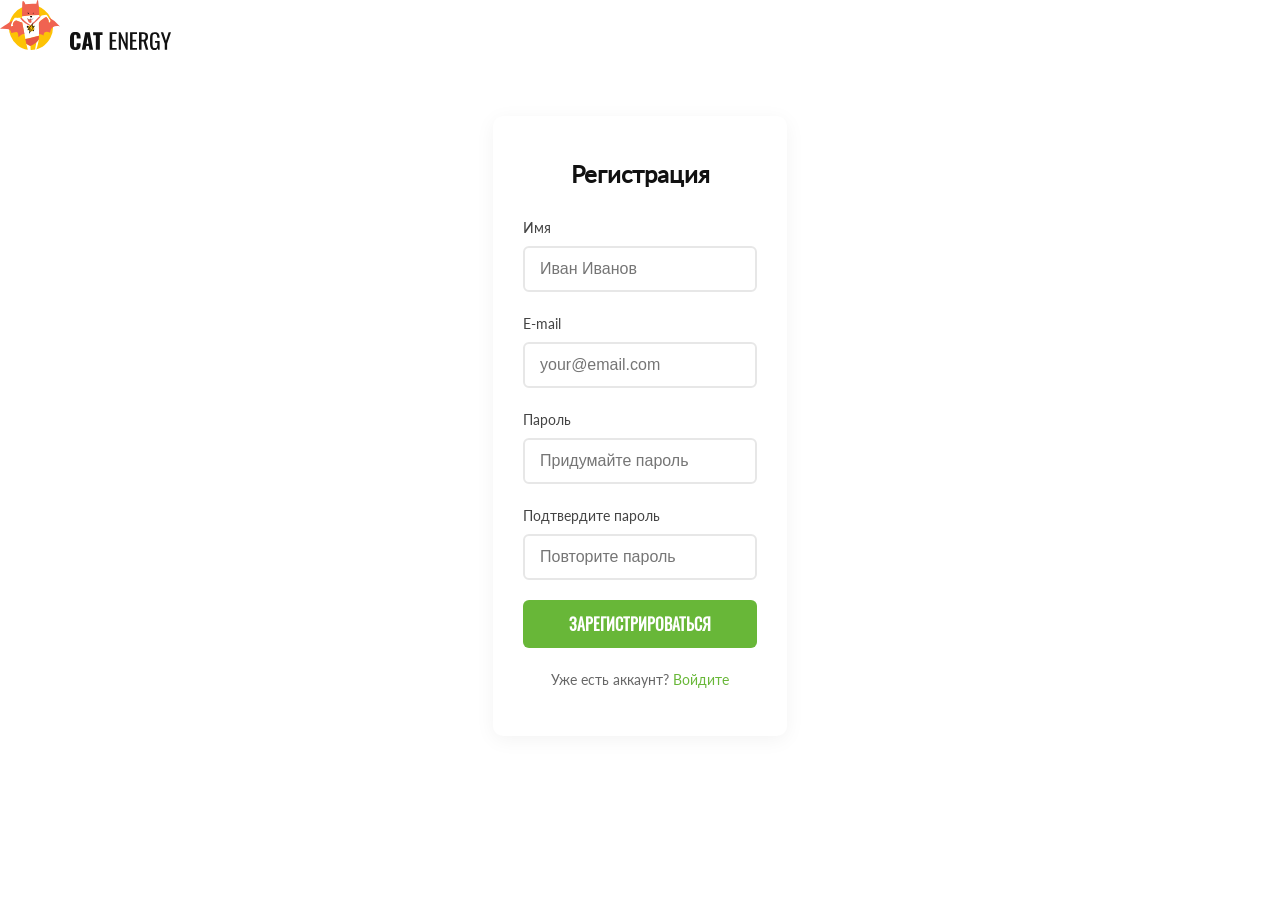
<file: 6/register.html>
<!DOCTYPE html><html lang="ru"><head><meta charset="UTF-8"><meta name="viewport" content="width=device-width,initial-scale=1"><title>Регистрация — Кэт энерджи</title><link rel="stylesheet" href="styles/styles.css"></head><body><header class="page-header"><div class="container"><a class="logo" href="index.html"><picture><source media="(min-width: 1440px)" width="70" height="59" type="image/svg+xml" srcset="images/logo/logo-desktop.svg"><source media="(min-width: 768px)" width="60" height="50" type="image/svg+xml" srcset="images/logo/logo-tablet.svg"><img class="logo__image" src="images/logo/logo-mobile.svg" width="33" height="38" alt="Логотип кота Energy"></picture><img class="logo__image-text" src="images/logo/logo-text.svg" width="101" height="18" alt="Логотип текст кот Energy"></a></div></header><main class="auth-page"><div class="container"><div class="auth-form-wrapper"><h1 class="auth-form auth-form__title">Регистрация</h1><form class="auth-form" action="#" method="POST"><div class="auth-form__group"><label class="auth-form__label" for="register-name">Имя</label> <input class="auth-form__input" type="text" id="register-name" name="name" placeholder="Иван Иванов" required></div><div class="auth-form__group"><label class="auth-form__label" for="register-email">E-mail</label> <input class="auth-form__input" type="email" id="register-email" name="email" placeholder="your@email.com" required></div><div class="auth-form__group"><label class="auth-form__label" for="register-password">Пароль</label> <input class="auth-form__input" type="password" id="register-password" name="password" placeholder="Придумайте пароль" required minlength="6"></div><div class="auth-form__group"><label class="auth-form__label" for="register-password-confirm">Подтвердите пароль</label> <input class="auth-form__input" type="password" id="register-password-confirm" name="password_confirm" placeholder="Повторите пароль" required minlength="6"></div><button class="auth-form__button button" type="submit">Зарегистрироваться</button><p class="auth-form__footer">Уже есть аккаунт? <a class="auth-form__link" href="login.html">Войдите</a></p></form></div></div></main><script src="./scripts/script.js"></script></body></html>
</file>
<file: styles/styles.css>
@font-face{font-family:Lato;font-weight:400;font-style:normal;font-display:swap;src:url(../fonts/lato/Lato-Regular.woff2)format("woff2")}@font-face{font-family:Oswald;font-weight:400;font-style:normal;font-display:swap;src:url(../fonts/oswald/oswaldregular.woff2)format("woff2")}*,:before,:after{box-sizing:border-box;overflow-wrap:anywhere}html{height:100%}body{color:#444;background-color:#fff;width:100%;min-height:100%;margin:0 auto;font-family:Lato,Arial,sans-serif;font-size:14px;line-height:18px}@media (width>=768px){body{font-size:16px;line-height:24px}}a{text-decoration:none}img{object-fit:contain;max-width:100%;height:auto}source,picture{display:contents}iframe{width:100%;min-height:100%}.visually-hidden{white-space:nowrap;-webkit-clip-path:inset(100%);clip-path:inset(100%);clip:rect(0 0 0 0);border:0;width:1px;height:1px;margin:-1px;padding:0;position:absolute;overflow:hidden}.wrapper{width:100%;margin:0 auto;padding:0 20px}@media (width>=768px){.wrapper{max-width:768px;padding:0 30px}}@media (width>=1440px){.wrapper{max-width:1280px}}.button{text-transform:uppercase;text-align:center;cursor:pointer;border-style:none;min-width:169px;min-height:40px;padding:10px 20px;font-family:Oswald,Arial,sans-serif}@media (width>=768px){.button{font-size:16px;line-height:20px}}.button--primary{color:#fff;background-color:#68b738}.button--primary:hover{background-color:#5eaa2f}.button--primary:active{color:#ffffff4d;background-color:#5eaa2f}.button--primary:disabled{opacity:.3}.button--secondary{color:#444;background-color:#f2f2f2}.button--secondary:hover,.button--secondary:active{background-color:#ebebeb}.button--secondary:disabled{opacity:.3}.title-h2{color:#000;text-align:center;font-family:Oswald,Arial,sans-serif;font-size:24px;font-weight:400;line-height:24px}@media (width>=768px){.title-h2{font-size:60px;line-height:60px}}.title-h2--width-border:after{content:"";z-index:-1;background-color:#68b738;width:100vw;height:2px;display:block;position:absolute;top:50%;right:0;overflow:hidden;box-shadow:100vw 0 #68b738}.title-h3{text-align:center;color:#222;font-family:Oswald,Arial,sans-serif;font-weight:400}@media (width>=768px){.title-h3{font-size:20px;line-height:24px}}.header{min-width:320px;position:relative}@media (width>=1440px){.header{z-index:1;margin-top:31px;margin-left:auto;position:relative}}.navigation{flex-wrap:wrap;align-items:center;padding:12px 14px 12px 20px;display:flex}@media (width>=768px){.navigation{padding-top:25px;padding-bottom:30px}}@media (width>=1440px){.navigation{margin-bottom:20px}}.navigation__logo{align-items:center;gap:56px;display:flex}.navigation__logo:hover{opacity:.8}.navigation__logo:active{opacity:.6}@media (width>=768px){.navigation__logo{gap:0;margin-bottom:12px;padding:0 0 0 12px}}@media (width>=1440px){.navigation__logo{gap:11px;padding-left:14px}}.navigation__menu{text-transform:uppercase;text-align:center;z-index:1;min-width:100%;font-family:Oswald,Arial,sans-serif;font-size:18px;line-height:24px;position:absolute;top:100%;left:0}@media (width>=768px){.navigation__menu{align-items:center;min-width:436px;margin-left:auto;font-size:18px;display:flex;position:static}}@media (width>=1440px){.navigation__menu{min-width:475px;margin-left:auto;position:static}}.navigation__menu--close{display:none}@media (width>=768px){.navigation__menu--close{display:flex}}.navigation__menu-list{background-color:#fff;flex-direction:column;width:100%;margin:0;padding:0;list-style:none;display:flex}@media (width<=767px){.navigation__menu-list{border-top:1px solid #e6e6e6;width:calc(100% + 10px)}}@media (width>=768px){.navigation__menu-list{flex-flow:wrap;gap:8px;min-width:436px;position:static}}@media (width>=1440px){.navigation__menu-list{background-color:#0000;max-width:520px;margin-left:auto}}.navigation__menu-item{padding:22px 30px 24px}@media (width<=767px){.navigation__menu-item{border-bottom:1px solid #e6e6e6;font-size:20px;line-height:20px}}@media (width>=768px){.navigation__menu-item{border:none;padding:0}}.navigation__menu-link{color:#000;cursor:pointer;padding:20px 30px 20px 9px}@media (width>=768px){.navigation__menu-link{padding:15px 13px;font-size:18px;line-height:24px;display:block}}@media (width>=1440px){.navigation__menu-link{color:#fff;font-size:20px;line-height:30px}}.navigation__menu-link:hover{opacity:.6}.navigation__menu-link:active{opacity:.3}.navigation__menu-link--dark{color:#000}@media (width>=768px){.navigation__menu-link--current:after{content:"";border-bottom:2px solid #68b738;width:calc(100% - 1px);padding-top:6px;display:block}.navigation__menu-link--current:after:hover{opacity:.6}.navigation__menu-link--current:after:active{opacity:.3}.navigation__menu-link--current-secondary:after{content:"";border-bottom:2px solid #68b738;width:calc(100% - 1px);padding-top:6px;display:block}}@media (width>=1440px){.navigation__menu-link--current:after{border-color:#fff}}.navigation__button-close{background-color:#0000;border:none;width:40px;height:40px;margin-left:auto;display:block}.navigation__button-close:hover{opacity:.8}.navigation__button-close:active{opacity:.6}@media (width>=768px){.navigation__button-close{display:none}}.navigation__button-close--nojs{display:none}.navigation__button-close:before{content:"";cursor:pointer;background-color:#000;width:18px;height:18px;margin-left:auto;display:block;-webkit-mask-image:url(../icons/stack.svg#close);mask-image:url(../icons/stack.svg#close)}@media (width>=768px){.navigation__button-close:before{display:none}}.navigation__button-open{background-color:#0000;border:none;width:40px;height:40px;margin-left:auto;display:block}@media (width>=768px){.navigation__button-open{display:none}}.navigation__button-open:hover{opacity:.8}.navigation__button-open:active{opacity:.6}.navigation__button-open.navigation__button-close--nojs{display:none}.navigation__button-open:before{content:"";cursor:pointer;background-color:#000;width:28px;height:24px;display:block;-webkit-mask-image:url(../icons/stack.svg#burger);mask-image:url(../icons/stack.svg#burger)}.navigation__menu--close.navigation__menu--nojs{display:block}@media (width<=767px){.navigation__menu--nojs{background-color:#fff;border-top:none;margin:13px 0 -12px;position:static}.navigation__menu--nojs .navigation__menu-list{border-top:none}.navigation__menu--nojs .navigation__menu-item:first-child{border-top:1px solid #e6e6e6}.navigation__menu--nojs .navigation__menu-item{margin:0 -20px;display:block}}@media (width>=768px){.logo__image{width:60px;height:50px}.logo__image-text{margin-left:10px}}@media (width>=1440px){.logo__image-text{width:118px;height:21px}}.promo{background-repeat:no-repeat;background-size:auto 302px;margin-bottom:22px}@media (width>=768px) and (width<=1439px){.promo{color:#000;background-color:#fff;background-image:none;flex-direction:column;display:flex;position:relative}}@media (width>=1440px){.promo{background-size:auto 694px;padding-top:23px}}.promo:before{content:"";z-index:-1;background-image:-webkit-linear-gradient(#ffffffa1 0%,#68b738cc 0%),-webkit-image-set(url(../images/background/background-cat%20@2x.jpg) 2x type("image/jpg"),url(../images/background/background-cat%20@1x.jpg) 1x type("image/jpg"),url(../images/background/background-cat%20@1x.webp) 1x type("image/webp"),url(../images/background/background-cat%20@2x.webp) 2x type("image/webp")),-webkit-linear-gradient(#ffffffed 0%,#4f4e54 0%);background-image:linear-gradient(#ffffffa1 0%,#68b738cc 0%),image-set("../images/background/background-cat%20@2x.jpg" 2x type("image/jpg"),"../images/background/background-cat%20@1x.jpg" 1x type("image/jpg"),"../images/background/background-cat%20@1x.webp" 1x type("image/webp"),"../images/background/background-cat%20@2x.webp" 2x type("image/webp")),linear-gradient(#ffffffed 0%,#4f4e54 0%);background-position:top;background-repeat:no-repeat;background-size:auto 302px;width:100%;height:302px;display:block;position:absolute}@media (width>=768px) and (width<=1439px){.promo:before{background-image:none}}@media (width>=1440px){.promo:before{content:"";background-image:-webkit-linear-gradient(#ffffffa1 0%,#68b738cc 0%),-webkit-image-set(url(../images/background/cat-desktop@2x.jpg) 2x type("image/jpg"),url(../images/background/cat-desktop@1x.jpg) 1x type("image/jpg"),url(../images/background/cat-desktop@1x.webp) 1x type("image/webp"),url(../images/background/cat-desktop@2x.webp) 2x type("image/webp")),-webkit-linear-gradient(#ffffffed 0%,#4f4e54 0%);background-image:linear-gradient(#ffffffa1 0%,#68b738cc 0%),image-set("../images/background/cat-desktop@2x.jpg" 2x type("image/jpg"),"../images/background/cat-desktop@1x.jpg" 1x type("image/jpg"),"../images/background/cat-desktop@1x.webp" 1x type("image/webp"),"../images/background/cat-desktop@2x.webp" 2x type("image/webp")),linear-gradient(#ffffffed 0%,#4f4e54 0%);background-position:top;background-repeat:no-repeat;background-size:auto 694px;width:50%;height:694px;display:block;top:0;right:0}}@media (width>=768px){.promo__wrapper{flex-direction:column;max-width:768px;display:flex;position:relative}}@media (width>=1440px){.promo__wrapper{max-width:1220px}}.promo__title{text-align:center;color:#fff;order:-3;margin:0 0 25px;padding-top:27px;font-family:Oswald,Arial,sans-serif;font-size:36px;font-weight:400;line-height:36px}@media (width>=768px){.promo__title{color:#000;text-align:start;max-width:554px;margin:0 0 37px 70px;padding-left:20px;font-size:60px;line-height:60px}}@media (width>=1440px){.promo__title{margin-left:0;padding-left:50px;display:block}}.promo__description{color:#fff;text-transform:uppercase;text-align:center;order:-2;margin:0 0 28px;font-family:Oswald,Arial,sans-serif;font-size:14px;line-height:14px}@media (width>=768px){.promo__description{color:#000;text-align:start;margin:0 0 50px 70px;padding-left:20px;font-size:20px;line-height:20px}}@media (width>=1440px){.promo__description{margin-left:0;padding-left:50px}}.promo__image{margin:0 auto 3px;display:block}@media (width>=768px){.promo__image{z-index:2;max-width:-moz-fit-content;max-width:fit-content;height:609px;margin:-86px 0}}@media (width>=1440px){.promo__image{z-index:1;margin:0;position:absolute;bottom:-60%;left:37%}}.promo__button{min-width:100%;margin:0 auto;font-size:16px;line-height:20px;display:block}@media (width>=768px){.promo__button{z-index:4;order:-1;min-width:244px;margin-left:90px;padding:15px 10px;font-size:20px;line-height:26px}}@media (width>=1440px){.promo__button{margin-left:50px}}.programs__wrapper{color:#000;background-color:#fff;flex-direction:column;margin:0 auto;display:flex}@media (width>=1440px){.programs__wrapper{grid-template-columns:1fr 1fr;gap:80px;margin-top:189px;padding-top:82px;display:grid}}.programs__card{background-color:#eaeaea;grid-template-columns:75px 1fr;grid-template-areas:"before title""text text""link link";align-items:start;margin-bottom:20px;padding:6px 19px;display:grid;position:relative}@media (width>=768px) and (width<=1439px){.programs__card{grid-template-columns:340px 1fr;grid-template-areas:"title before""text before""link before";padding:71px 63px 43px 52px}}@media (width>=1440px){.programs__card{padding:40px 30px 56px 52px}}@media (width>=768px) and (width<=1439px){.programs__card--slim{margin-top:69px}}.programs__card--slim:before{content:"";background-image:url(../icons/stack.svg#cat-sitting);background-position:50%;background-repeat:no-repeat;grid-area:before;align-self:center;width:50px;height:53px;display:flex}@media (width>=768px){.programs__card--slim:before{width:200px;height:211px;margin-bottom:42px;margin-left:auto}}@media (width>=1440px){.programs__card--slim:before{width:100px;height:106px;margin-bottom:33px}}@media (width<=767px){.programs__card--set{padding:9px 21px 9px 20px}}@media (width>=768px) and (width<=1439px){.programs__card--set{margin-top:7px;padding:79px 27px 35px 52px}}.programs__card-description-text{min-width:227px;padding-left:7px}@media (width>=768px){.programs__card-description-text{max-width:382px;padding:0}}.programs__card--set:before{content:"";background-image:url(../icons/stack.svg#cat-stand);background-repeat:no-repeat;grid-area:before;align-self:center;width:67px;height:50px;padding:1px;display:block}@media (width>=768px){.programs__card--set:before{width:268px;height:200px;margin:14px 0 48px 24px}}@media (width>=1440px){.programs__card--set:before{width:134px;height:100px;margin:0 0 44px -19px}}.programs__card-title{color:#000;text-transform:uppercase;grid-area:title;justify-self:start;font-size:24px;line-height:37px}@media (width>=768px){.programs__card-title{text-transform:uppercase;margin-top:0;margin-bottom:13px;font-size:36px;line-height:36px}}@media (width>=1440px){.programs__card-title{margin:35px 0 0 86px}}.programs__card-description{grid-area:text;margin:6px 0 0}@media (width>=768px){.programs__card-description{margin-top:0;margin-bottom:38px}}@media (width>=1440px){.programs__card-description{max-width:455px;margin-bottom:25px;font-size:15px}}.programs__card-description:after{content:"";background-color:#d9d9d9;width:100%;height:1px;margin-top:23px;display:block}@media (width>=768px){.programs__card-description:after{display:none}}.programs__card-link{color:#000;text-align:center;text-transform:uppercase;grid-area:link;align-items:center;gap:15px;padding:17px 2px 13px;font-family:Oswald,Arial,sans-serif;font-size:16px;line-height:16px;display:flex}@media (width>=768px){.programs__card-link{padding:0 1px 4px;font-size:20px;line-height:30px}}.programs__card-link:hover:after{background-color:#000;width:32px;height:12px;transition:-webkit-mask-position 3s linear,mask-position 3s linear;display:block;-webkit-mask-image:url(../icons/stack.svg#cursor-hover);mask-image:url(../icons/stack.svg#cursor-hover);-webkit-mask-position:50%;mask-position:50%;-webkit-mask-repeat:no-repeat;mask-repeat:no-repeat}.programs__card-link:active{opacity:.3}.programs__card-link:after{content:"";background-color:#000;width:24px;height:12px;display:block;-webkit-mask-image:url(../icons/stack.svg#cursor);mask-image:url(../icons/stack.svg#cursor);-webkit-mask-position:50%;mask-position:50%;-webkit-mask-repeat:no-repeat;mask-repeat:no-repeat}@media (width>=768px) and (width<=1439px){.working{border-bottom:1px solid #e6e6e6;padding-bottom:8px;position:relative}}.working__list{counter-reset:working 0;margin:0;padding:0 0 35px;list-style-type:none}@media (width>=768px){.working__list{grid-template-columns:1fr 1fr;align-items:baseline;gap:0 60px;display:grid}}@media (width>=1440px){.working__list{grid-template-columns:1fr 1fr 1fr 1fr;gap:77px}}.working__item{counter-increment:working 1;grid-template-columns:60px 1fr;align-items:center;gap:19px;padding:9px 0 12px;display:grid;position:relative}@media (width>=768px){.working__item{grid-template-columns:1fr 1fr;align-items:start;min-width:237px;margin-top:33px;padding:40px 0 57px;display:grid}}.working__item .working__item:nth-child(2n){margin-right:0}@media (width>=1440px){.working__item{margin-right:0}}.working__item:after{content:counter(working);z-index:-1;color:#eaeaea;width:100%;height:100%;font-family:Oswald,Arial,sans-serif;font-size:280px;line-height:280px;display:none;position:absolute;bottom:0;left:40%}@media (width>=768px){.working__item:after{justify-content:center;padding-left:32px;display:flex;left:0}}@media (width>=1440px){.working__item:after{margin-left:41px}}.working__item:before{content:"";background-color:#68b738;background-position:50%;background-repeat:no-repeat;background-size:30px 32px;width:60px;height:60px;display:block}@media (width>=768px){.working__item:before{width:80px;height:80px}}.working__item--useful:before{content:"";background-image:url(../icons/stack.svg#sheet)}.working__item--powder:before{content:"";background-image:url(../icons/stack.svg#powder);display:block}.working__item--functional:before{content:"";background-image:url(../icons/stack.svg#knife-fork);display:block}.working__item--upgrade:before{content:"";background-image:url(../icons/stack.svg#alarm);display:block}.working__title{text-align:start;margin-top:0;font-size:36px;line-height:40px}@media (width>=768px){.working__title{margin:24px 0 0;font-size:60px;line-height:60px}}@media (width>=1440px){.working__title{margin-top:20px;padding-top:30px}}.working__item-text{margin:0;display:flex}@media (width>=768px){.working__item-text{grid-column:1/3;max-width:245px;margin-top:15px}}@media (width>=1440px){.working__item-text{max-width:250px}}.example{background-color:#eaeaea}@media (width>=768px){.example{background-image:linear-gradient(#fff 57%,#eaeaea 0%)}}@media (width>=1440px){.example{background-image:linear-gradient(#fff 26%,#f2f2f2 0%)}}.example__wrapper{padding-bottom:37px}@media (width>=768px){.example__wrapper{padding:6px 0 61px}}@media (width>=1440px){.example__wrapper{grid-template-columns:1fr 1fr;padding-bottom:64px;display:grid}}.example__title{color:#000;text-align:start;margin:0 0 20px;padding:26px 0 20px;font-size:36px;line-height:40px}@media (width>=768px){.example__title{margin-bottom:61px;padding:40px 0 0 30px;font-size:60px;line-height:60px}}@media (width>=1440px){.example__title{background-color:#fff;max-width:369px;margin-bottom:137px;padding-top:26px}}.example__list{grid-template-columns:1fr 1fr;padding:0;display:grid}@media (width>=768px){.example__list{grid-template-columns:1fr 1fr 2fr;gap:10px;margin-bottom:105px;padding-left:30px}}@media (width>=1440px){.example__list{grid-column:1/2;grid-template-columns:33% 50%;gap:1px;margin-bottom:0}}.example__item{text-align:center;border:1px solid #cdcdcd;border-radius:3px;flex-direction:column;align-self:flex-start;width:124px;margin-right:30px;display:flex}@media (width>=768px){.example__item{gap:10px;width:163px;position:relative}}.example__description{margin:0;padding:0 0 20px}@media (width>=768px){.example__description{margin-bottom:33px;padding-left:30px;padding-right:28px}}@media (width>=1440px){.example__description{grid-column:1/2;max-width:490px;margin:0;padding-bottom:60px}}.example__item-title{text-transform:uppercase;padding:13px;font-size:24px;line-height:24px}@media (width>=768px){.example__item-title{font-size:30px;line-height:37px}}.example__item-text{text-align:center;background-color:#eaeaea;max-width:80px;margin:-7px auto -27px;padding:0 10px 14px;font-size:12px;line-height:12px}@media (width>=768px){.example__item-text{background-color:inherit;max-width:179px;margin-bottom:-28px;font-size:14px;line-height:14px}}@media (width>=1440px){.example__item-text{background-color:#f2f2f2;margin-bottom:-14px;padding:2px 8px 5px}}.example__cash{color:#000;text-transform:uppercase;text-align:center;grid-column:1/-1;max-width:281px;margin:10px 0 0;padding:22px 0;line-height:20px;display:block}@media (width>=768px) and (width<=1439px){.example__cash{text-align:end;flex-direction:column;grid-column:auto;gap:8px;margin-top:0;margin-left:auto;margin-right:0;padding:13px 11px 0;display:flex}}@media (width>=1440px){.example__cash{grid-column:1/3;gap:67px;max-width:384px;margin:43px 0 0;padding:12px 0;display:flex}}@media (width>=768px){.example__cash-number{width:80px}}.example__slider{position:relative}@media (width>=768px){.example__slider{margin:0 auto 40px;padding:0}}@media (width>=1440px){.example__slider{grid-area:2/2/-3/3}}.example__button{position:relative}.slider{aspect-ratio:280/256;grid-template-columns:50% auto 49%;width:min(100%,560px);display:grid;position:relative}@media (width>=1440px){.slider{margin:32px 0 22px 50px}}.slider__image{object-fit:cover;width:100%;height:100%;display:block;overflow:hidden}.slider__image--before{object-position:left}.slider__image--after{object-position:right}.slider__button{cursor:pointer;background-color:#666;border-style:none;width:4px;padding:0;display:block;position:relative}.slider__button:hover,.slider__button:hover:after{background-color:#68b738}.slider__button:hover:before{border-color:#68b738}.slider__button:active,.slider__button:active:before,.slider__button:active:after{opacity:.6}.slider__button:before{content:"";background-color:#fff;background-position:50%;border:2px solid #666;border-radius:50%;width:40px;height:40px;margin:-20px;display:block;position:absolute}.slider__button:after{content:"";background-color:#666;width:24px;height:18px;margin:-10px;display:block;-webkit-mask-image:url(../icons/stack.svg#slider-arrow);mask-image:url(../icons/stack.svg#slider-arrow);-webkit-mask-position:50%;mask-position:50%}.contacts{margin-bottom:0}@media (width>=768px){.contacts{background-color:#f2f2f2}}@media (width>=1440px){.contacts{display:flex;position:relative}}.contacts__content{grid-template-columns:1fr 1fr;align-items:center;padding:30px 3px 26px 0;display:grid}@media (width>=768px){.contacts__content{justify-content:space-between;padding:60px 40px 57px}}@media (width>=1440px){.contacts__content{z-index:1;background-color:#fff;max-width:565px;margin-top:87px;padding-left:76px;padding-right:76px;position:relative}}.contacts__description{color:#111;text-transform:uppercase;text-align:start;margin:0;font-family:Oswald,Arial,sans-serif;font-size:16px;line-height:20px}@media (width>=768px){.contacts__description{text-align:start;font-size:20px;line-height:26px}}@media (width>=1440px){.contacts__description{padding-left:4px}}.contacts__text{color:#444;margin-left:auto;font-size:14px;font-style:normal;line-height:20px}@media (width>=768px){.contacts__text{text-align:end;flex-direction:column;justify-content:space-between;gap:18px;font-size:16px;display:flex}}@media (width>=1440px){.contacts__text{text-align:start;padding-left:41px}}.contacts__map{min-width:100%;height:100%}@media (width>=768px){.contacts__map{min-height:400px}}@media (width>=1440px){.contacts__map{position:absolute}}.contacts__map iframe{vertical-align:middle;min-width:100%;min-height:362px}@media (width>=768px){.contacts__map iframe{min-height:400px}}.contacts__map--nojs iframe{display:none}.contacts__map-image{width:100%;height:100%}.subscribe{color:#000;text-align:center;padding:39px 0 36px;font-family:Oswald,Arial,sans-serif;font-size:16px;line-height:24px}@media (width>=768px){.subscribe{padding:77px 0 36px}}@media (width>=1440px){.subscribe{padding:67px 0 0}}.subscribe__wrapper{padding:0 20px}@media (width>=768px){.subscribe__wrapper{padding:0 30px 46px}}@media (width>=1440px){.subscribe__wrapper{margin-top:0;margin-bottom:63px}}.subscribe__title{text-align:start;background-color:#fff;width:-moz-fit-content;width:fit-content;margin:0 0 32px;padding-left:20px;position:relative;box-shadow:-40px 0 #fff,40px 0 #fff}@media (width>=768px){.subscribe__title{margin:0 0 67px;padding-left:70px;font-size:32px;line-height:32px}}@media (width>=1440px){.subscribe__title{text-align:start;margin:0 0 72px;padding-left:110px;font-size:40px;line-height:40px}}.subscribe__description{margin-bottom:24px}@media (width>=768px){.subscribe__description{max-width:600px;margin:0 auto 24px;font-size:24px;line-height:32px}}@media (width>=1440px){.subscribe__description{min-width:700px}}.form__input{color:#444;text-transform:uppercase;border:1px solid #e7e7e7;width:100%;min-height:56px;margin-bottom:16px;padding:11px 12px;font-family:Oswald,Arial,sans-serif;font-size:20px;line-height:30px}@media (width>=768px){.form__input{width:376px;margin:0;padding:10px}}@media (width>=1440px){.form__input{width:496px}}.form__input:hover{border-color:#cdcdcd}.form__input:focus,.form__input:focus-visible{border-color:#fff;outline:2px solid #444}.form__input::placeholder{opacity:0}.form__input:user-invalid{border-color:#fff;outline:2px solid #ff8282}.form__button{width:100%;padding:15px;font-size:20px;line-height:26px}@media (width>=768px){.form__button{width:256px;padding:15px}}.footer{background-color:#f2f2f2}@media (width>=1440px){.footer{margin-top:8%}}.footer__wrapper{justify-items:center;gap:17px;padding:20px 0 30px;display:grid}@media (width>=768px){.footer__wrapper{justify-content:space-between;align-items:center;gap:42px;padding:57px 23px 40px 30px;display:flex}}@media (width>=1440px){.footer__wrapper{padding:64px 30px 80px}}.footer__logo-img:hover{opacity:.8}.footer__logo-img:active{opacity:.3}.footer__developer{padding:5px 8px}@media (width>=768px){.footer__developer{justify-content:space-between;align-items:center;gap:5px;width:170px;padding:0;display:flex}}@media (width>=1440px){.footer__developer{display:block}}.footer__developer-text{color:#444;justify-content:space-between;align-items:center;gap:139px;font-size:16px;line-height:20px;display:flex}@media (width>=768px){.footer__developer-text{justify-content:space-between;align-items:center;gap:12px;min-width:163px;padding:0}}@media (width>=1440px){.footer__developer-text{justify-content:end;align-items:center;gap:24px;margin:0;padding:0}}.footer__developer-text:hover:after{background-color:#68b738}.footer__developer-text:active{opacity:.3}.footer__developer-text:after{content:"";background-color:#666;width:27px;height:34px;display:block;-webkit-mask-image:url(/icons/stack.svg#developer);mask-image:url(/icons/stack.svg#developer);-webkit-mask-position:50%;mask-position:50%;-webkit-mask-size:27px 34px;mask-size:27px 34px}.footer__logo{justify-content:center;padding:22px 0 0;display:flex}@media (width>=768px){.footer__logo{border:none;padding:0}}@media (width>=1440px){.footer__logo{justify-content:start}}.footer__logo:hover{opacity:.8}.socials{border-top:1px solid #d9d9d9;border-bottom:1px solid #d9d9d9;flex-wrap:wrap;justify-content:space-between;margin:0;padding:20px 64px 1px;list-style-type:none;display:flex}@media (width>=768px){.socials{border:none;max-width:220px;margin:0;padding:0 0 0 38px}}.socials:after{content:"";background-color:#d9d9d9;height:1px;display:block}.socials__item{margin-left:11px}.socials__link{width:40px;height:40px;display:block}.socials__link:hover:after{background-color:#68b738}.socials__link:active:after{opacity:.3}@media (width>=768px){.socials__link{padding-top:7px}}.socials__link:after{content:"";background-color:#666;width:28px;height:22px;display:block}.socials__link--vk:after{-webkit-mask-image:url(../icons/stack.svg#vkontakte);mask-image:url(../icons/stack.svg#vkontakte)}.socials__link--youtube:after{-webkit-mask-image:url(../icons/stack.svg#youtube);mask-image:url(../icons/stack.svg#youtube)}.socials__link--tg:after{-webkit-mask-image:url(../icons/stack.svg#telegram);mask-image:url(../icons/stack.svg#telegram)}.catalog{padding:0}@media (width>=1440px){.catalog{margin-bottom:71px;padding-top:17px}}.catalog__title{color:#000;border-top:1px solid #ebebeb;margin:0 0 20px;padding:28px 0 20px 20px;font-family:Oswald,Arial,sans-serif;font-size:36px;font-weight:400;line-height:36px;position:relative}@media (width>=768px){.catalog__title{border-top:none;margin-bottom:70px;padding:24px 0 24px 30px;font-size:60px;line-height:60px}}@media (width>=1440px){.catalog__title{margin-bottom:89px;padding:0 0 0 30px}}.catalog__list{margin:0 0 24px;padding:0;list-style-type:none;position:relative}@media (width<=767px){.catalog__list:after{content:"";background-color:#ebebeb;width:100vw;height:1px;display:block;position:absolute;bottom:0;overflow:hidden;box-shadow:-100vw 0 #ebebeb}}@media (width>=768px){.catalog__list{flex-wrap:wrap;justify-content:center;gap:72px 60px;margin-bottom:74px;display:flex}}@media (width>=1440px){.catalog__list{flex-wrap:wrap;gap:75px 80px;margin-bottom:0;display:flex}}.catalog__prices-title{color:#111;font-size:16px}.catalog__item{padding:23px 0}@media (width>=768px){.catalog__item{width:324px;padding:0}}@media (width>=1440px){.catalog__item{width:245px}}@media (width>=768px){.catalog__item:last-child:before{background-color:#fff}}.catalog__item-wrapper{grid-template-columns:1fr 1fr;padding:0 20px;display:grid}@media (width>=768px){.catalog__item-wrapper{grid-template-columns:1fr;padding:0 38px 38px}}@media (width>=1440px){.catalog__item-wrapper{width:170px;padding:0}}.product-card{flex-direction:column;font-size:16px;line-height:20px;display:flex}@media (width<=767px){.product-card{border-top:1px solid #ebebeb}}@media (width>=1440px){.product-card{padding:0 37px 40px}}@media (width>=768px){.product-card:not(:last-child){background-image:linear-gradient(#fff 14%,#f2f2f2 0%)}.product-card__wrapper{padding-bottom:16px}}.product-card--other{padding:25px 20px 26px;position:relative}@media (width>=768px){.product-card--other{border:2px solid #f2f2f2;margin-top:70px;padding:25px 30px}}@media (width>=1440px){.product-card--other{margin-top:92px}}.product-card--other:before{content:"";background-color:#0000;background-image:url(../icons/stack.svg#plus);width:30px;height:30px;margin:0 auto 24px;display:block}@media (width>=768px){.product-card--other:before{width:60px;height:60px;margin:25px auto 51px}}@media (width>=1440px){.product-card--other:before{margin:0 84px 40px 58px}}.product-card__title{color:#222;text-transform:uppercase;grid-column:1/-1;max-width:210px;margin:0 auto;font-family:Oswald,Arial,sans-serif;display:block}@media (width>=768px){.product-card__title{max-width:135px}}@media (width>=1440px){.product-card__title{margin:0 0 2px 19px}}@media (width>=768px){.product-card__link{margin:0 auto 20px;display:block}}@media (width>=1440px){.product-card__link{margin-bottom:10px}}.product-card__link:hover{opacity:.6}.product-card__link:active{opacity:.3}.product-card__link--title{text-transform:uppercase;text-align:start;max-width:72px;display:block}@media (width>=768px){.product-card__link--title{text-align:center;max-width:132px}}.product-card__button{grid-column:1/-1;margin:0;padding-top:13px;padding-bottom:9px;display:block}.product-card__button-other{text-align:center;margin:10px 0 0;padding-left:18px}@media (width>=768px){.product-card__button-other{padding-left:10px;padding-right:10px}}.product-card__image{display:block}@media (width>=768px){.product-card__image{margin:0 auto 2px}}.product-card__image:hover{opacity:.6}.product-card__image:active{opacity:.3}@media (width>=768px){.product-card__informs{margin-top:9px}}@media (width>=1440px){.product-card__informs{margin-top:26px}}.product-card__inform{grid-template-columns:1fr 1fr;font-size:12px;line-height:16px;display:grid}@media (width>=768px){.product-card__inform{font-size:inherit;line-height:inherit;margin-bottom:9px}}@media (width>=1440px){.product-card__inform{margin-bottom:7px}}@media (width>=768px){.product-card__inform:after{content:"";border-bottom:1px solid #cdcdcd;width:200%;padding-top:2px;display:block}}@media (width>=1440px){.product-card__inform:after{padding-top:5px}}.product-card__inform-text{margin:0}.product-card__inform-value{text-align:end;margin:0}.product-card__text{text-align:center;grid-column:1/-1;max-width:275px;margin:0;padding:8px;font-size:12px;line-height:16px}@media (width>=768px){.product-card__text{min-width:170px;font-size:16px;line-height:18px}.product-card__text--other{padding:22px 10px 28px 8px}}@media (width>=1440px){.product-card__text--other{min-width:205px;margin:13px -9px 74px;padding:10px 20px 10px 7px}}.subproducts__title{background-color:#fff;width:-moz-fit-content;width:fit-content;margin-top:0;margin-bottom:36px;padding-left:20px;position:relative;box-shadow:-40px 0 #fff,40px 0 #fff}@media (width>=768px){.subproducts__title{margin-bottom:82px;padding-left:70px;font-size:32px;line-height:32px}}@media (width>=1440px){.subproducts__title{text-align:start;margin-bottom:79px;padding-left:110px;font-size:40px;line-height:40px}}.subproducts__item{padding:15px 0 18px;font-size:14px;line-height:14px;position:relative}@media (width<=767px){.subproducts__item:before{content:"";background-color:#cdcdcd;width:100%;height:1px;display:block;position:absolute;top:0}}@media (width>=768px){.subproducts__item{grid-template-columns:1fr 1fr;display:grid}.subproducts__item:not(:first-child){padding-top:9px}.subproducts__item:last-child{padding-bottom:0}}@media (width>=1440px){.subproducts__item{grid-template-columns:1fr auto 1fr;align-items:baseline;row-gap:15px}.subproducts__item:not(:first-child){padding-top:0;padding-bottom:15px}}@media (width>=768px){.subproducts__item:after{content:"";border-bottom:1px solid #cdcdcd;width:calc(200% + 38px);display:block;box-shadow:-38px 0 #cdcdcd}}@media (width>=1440px){.subproducts__item:after{box-shadow:none;width:322%}}.subproducts__link{color:#222;text-transform:uppercase;text-align:start;padding-bottom:12px;font-size:16px;line-height:16px;display:block}@media (width>=768px){.subproducts__link{text-align:start;font-size:20px;line-height:20px}}.subproducts__list{color:#222;text-align:start;margin-top:12px;margin-bottom:13px;padding:0;font-size:16px;font-weight:700;list-style-type:none}@media (width>=768px) and (width<=1439px){.subproducts__list{border:1px solid #cdcdcd;padding:10px 38px 1px}}@media (width>=1440px){.subproducts__list{border-top:1px solid #cdcdcd;width:896px;margin-top:0;display:block}}.subproducts__button{width:280px;padding-top:13px;padding-bottom:13px;font-size:16px;font-weight:400;display:block}@media (width>=768px){.subproducts__button{grid-column:1/3;width:100%;margin-bottom:26px;padding-top:12px;padding-bottom:9px}}@media (width>=1440px){.subproducts__button{text-align:center;grid-column:3/4;width:244px;height:40px;margin-bottom:0;margin-left:auto;padding:10px}.subproducts__wrapper{grid-template-columns:2fr 1fr;display:grid}}.subproducts__part-wrapper{color:#444;justify-content:space-between;margin-bottom:15px;font-size:14px;font-weight:400;line-height:14px;display:flex}@media (width>=768px){.subproducts__part-wrapper{color:#444;margin-bottom:18px;margin-left:auto;padding:3px;font-size:16px;line-height:20px}}@media (width>=1440px){.subproducts__part-wrapper{min-width:339px;margin:0;padding-left:48px;padding-right:8px}}.subproducts__part-item{margin:0}@media (width>=768px){.subproducts__part-item{text-align:end}}.subproducts__part-price{margin:0}@media (width>=768px){.subproducts__part-price{max-width:50px;margin-left:49px}}.gift{color:#000;background-image:-webkit-linear-gradient(270deg,#68b738d9,#68b738d9),-webkit-image-set(url(../images/background/background-cat-2-mob@1x.jpg) 1x type("image/jpg"),url(../images/background/background-cat-2-mob@2x.jpg) 2x type("image/jpg"),url(../images/background/background-cat-2-desktop@1x.webp) 1x type("image/webp"),url(../images/background/background-cat-2-mob@2x.webp) 2x type("image/webp"));background-image:linear-gradient(270deg,#68b738d9,#68b738d9),image-set("../images/background/background-cat-2-mob@1x.jpg" 1x type("image/jpg"),"../images/background/background-cat-2-mob@2x.jpg" 2x type("image/jpg"),"../images/background/background-cat-2-desktop@1x.webp" 1x type("image/webp"),"../images/background/background-cat-2-mob@2x.webp" 2x type("image/webp"));background-repeat:no-repeat;background-size:auto 290px;width:100%;height:290px;margin-top:35px;padding:18px 10px;font-size:20px;line-height:16px;display:block}@media (width>=768px){.gift{background-image:-webkit-linear-gradient(270deg,#68b738d9,#68b738d9),-webkit-image-set(url(../images/background/background-cat-2-tabl@1x.jpg) 1x type("image/jpg"),url(../images/background/background-cat-2-tabl@2x.jpg) 2x type("image/jpg"),url(../images/background/background-cat-2-tabl@1x.webp) 1x type("image/webp"),url(../images/background/background-cat-2-tabl@2x.webp) 2x type("image/webp"));background-image:linear-gradient(270deg,#68b738d9,#68b738d9),image-set("../images/background/background-cat-2-tabl@1x.jpg" 1x type("image/jpg"),"../images/background/background-cat-2-tabl@2x.jpg" 2x type("image/jpg"),"../images/background/background-cat-2-tabl@1x.webp" 1x type("image/webp"),"../images/background/background-cat-2-tabl@2x.webp" 2x type("image/webp"));background-size:auto 200px;height:200px;margin-top:70px;padding-top:51px;padding-bottom:51px}}@media (width>=1440px){.gift{background-image:-webkit-linear-gradient(270deg,#68b738d9,#68b738d9),-webkit-image-set(url(../images/background/background-cat-2-desktop@2x.jpg) 2x type("image/jpg"),url(../images/background/background-cat-2-desktop@1x.jpg) 2x type("image/jpg"),url(../images/background/background-cat-2-desktop@1x.webp) 1x type("image/webp"),url(../images/background/background-cat-2-desktop@2x.webp) 2x type("image/webp"));background-image:linear-gradient(270deg,#68b738d9,#68b738d9),image-set("../images/background/background-cat-2-desktop@2x.jpg" 2x type("image/jpg"),"../images/background/background-cat-2-desktop@1x.jpg" 2x type("image/jpg"),"../images/background/background-cat-2-desktop@1x.webp" 1x type("image/webp"),"../images/background/background-cat-2-desktop@2x.webp" 2x type("image/webp"));background-size:auto 100%;width:245px;height:92%;margin-top:0;margin-left:auto}}.gift-description{text-align:center;color:#fff;max-width:262px;margin:0;padding:10px 20px;font-size:16px;line-height:20px}@media (width>=768px) and (width<=1439px){.gift-description{text-align:start;justify-content:space-between;align-items:center;max-width:592px;display:flex}}@media (width>=1440px){.gift-description{display:block}}.gift-description:before{content:"";background-image:url(../icons/stack.svg#gift);width:78px;height:80px;margin:32px auto 48px;display:block}@media (width>=768px){.gift-description:before{background-position:0;margin:0 0 0 48px}}@media (width>=1440px){.gift-description:before{margin:0 0 44px 55px}}
</file>
<file: 6/styles/styles.css>
@font-face{font-family:Lato;font-weight:400;font-style:normal;font-display:swap;src:url(../fonts/lato/Lato-Regular.woff2)format("woff2")}@font-face{font-family:Oswald;font-weight:400;font-style:normal;font-display:swap;src:url(../fonts/oswald/oswaldregular.woff2)format("woff2")}*,:before,:after{box-sizing:border-box;overflow-wrap:anywhere}html{height:100%}body{color:#444;background-color:#fff;width:100%;min-height:100%;margin:0 auto;font-family:Lato,Arial,sans-serif;font-size:14px;line-height:18px}@media (width>=768px){body{font-size:16px;line-height:24px}}a{text-decoration:none}img{object-fit:contain;max-width:100%;height:auto}source,picture{display:contents}iframe{width:100%;min-height:100%}.visually-hidden{white-space:nowrap;-webkit-clip-path:inset(100%);clip-path:inset(100%);clip:rect(0 0 0 0);border:0;width:1px;height:1px;margin:-1px;padding:0;position:absolute;overflow:hidden}.wrapper{width:100%;margin:0 auto;padding:0 20px}@media (width>=768px){.wrapper{max-width:768px;padding:0 30px}}@media (width>=1440px){.wrapper{max-width:1280px}}.button{text-transform:uppercase;text-align:center;cursor:pointer;border-style:none;min-width:169px;min-height:40px;padding:10px 20px;font-family:Oswald,Arial,sans-serif}@media (width>=768px){.button{font-size:16px;line-height:20px}}.button--primary{color:#fff;background-color:#68b738}.button--primary:hover{background-color:#5eaa2f}.button--primary:active{color:#ffffff4d;background-color:#5eaa2f}.button--primary:disabled{opacity:.3}.button--secondary{color:#444;background-color:#f2f2f2}.button--secondary:hover,.button--secondary:active{background-color:#ebebeb}.button--secondary:disabled{opacity:.3}.title-h2{color:#000;text-align:center;font-family:Oswald,Arial,sans-serif;font-size:24px;font-weight:400;line-height:24px}@media (width>=768px){.title-h2{font-size:60px;line-height:60px}}.title-h2--width-border:after{content:"";z-index:-1;background-color:#68b738;width:100vw;height:2px;display:block;position:absolute;top:50%;right:0;overflow:hidden;box-shadow:100vw 0 #68b738}.title-h3{text-align:center;color:#222;font-family:Oswald,Arial,sans-serif;font-weight:400}@media (width>=768px){.title-h3{font-size:20px;line-height:24px}}.header{min-width:320px;position:relative}@media (width>=1440px){.header{z-index:1;margin-top:31px;margin-left:auto;position:relative}}.navigation{flex-wrap:wrap;align-items:center;padding:12px 14px 12px 20px;display:flex}@media (width>=768px){.navigation{padding-top:25px;padding-bottom:30px}}@media (width>=1440px){.navigation{margin-bottom:20px}}.navigation__logo{align-items:center;gap:56px;display:flex}.navigation__logo:hover{opacity:.8}.navigation__logo:active{opacity:.6}@media (width>=768px){.navigation__logo{gap:0;margin-bottom:12px;padding:0 0 0 12px}}@media (width>=1440px){.navigation__logo{gap:11px;padding-left:14px}}.navigation__menu{text-transform:uppercase;text-align:center;z-index:1;min-width:100%;font-family:Oswald,Arial,sans-serif;font-size:18px;line-height:24px;position:absolute;top:100%;left:0}@media (width>=768px){.navigation__menu{align-items:center;min-width:436px;margin-left:auto;font-size:18px;display:flex;position:static}}@media (width>=1440px){.navigation__menu{min-width:475px;margin-left:auto;position:static}}.navigation__menu--close{display:none}@media (width>=768px){.navigation__menu--close{display:flex}}.navigation__menu-list{background-color:#fff;flex-direction:column;width:100%;margin:0;padding:0;list-style:none;display:flex}@media (width<=767px){.navigation__menu-list{border-top:1px solid #e6e6e6;width:calc(100% + 10px)}}@media (width>=768px){.navigation__menu-list{flex-flow:wrap;gap:8px;min-width:436px;position:static}}@media (width>=1440px){.navigation__menu-list{background-color:#0000;max-width:520px;margin-left:auto}}.navigation__menu-item{padding:22px 30px 24px}@media (width<=767px){.navigation__menu-item{border-bottom:1px solid #e6e6e6;font-size:20px;line-height:20px}}@media (width>=768px){.navigation__menu-item{border:none;padding:0}}.navigation__menu-link{color:#000;cursor:pointer;padding:20px 30px 20px 9px}@media (width>=768px){.navigation__menu-link{padding:15px 13px;font-size:18px;line-height:24px;display:block}}@media (width>=1440px){.navigation__menu-link{color:#fff;font-size:20px;line-height:30px}}.navigation__menu-link:hover{opacity:.6}.navigation__menu-link:active{opacity:.3}.navigation__menu-link--dark{color:#000}@media (width>=768px){.navigation__menu-link--current:after{content:"";border-bottom:2px solid #68b738;width:calc(100% - 1px);padding-top:6px;display:block}.navigation__menu-link--current:after:hover{opacity:.6}.navigation__menu-link--current:after:active{opacity:.3}.navigation__menu-link--current-secondary:after{content:"";border-bottom:2px solid #68b738;width:calc(100% - 1px);padding-top:6px;display:block}}@media (width>=1440px){.navigation__menu-link--current:after{border-color:#fff}}.navigation__button-close{background-color:#0000;border:none;width:40px;height:40px;margin-left:auto;display:block}.navigation__button-close:hover{opacity:.8}.navigation__button-close:active{opacity:.6}@media (width>=768px){.navigation__button-close{display:none}}.navigation__button-close--nojs{display:none}.navigation__button-close:before{content:"";cursor:pointer;background-color:#000;width:18px;height:18px;margin-left:auto;display:block;-webkit-mask-image:url(../icons/stack.svg#close);mask-image:url(../icons/stack.svg#close)}@media (width>=768px){.navigation__button-close:before{display:none}}.navigation__button-open{background-color:#0000;border:none;width:40px;height:40px;margin-left:auto;display:block}@media (width>=768px){.navigation__button-open{display:none}}.navigation__button-open:hover{opacity:.8}.navigation__button-open:active{opacity:.6}.navigation__button-open.navigation__button-close--nojs{display:none}.navigation__button-open:before{content:"";cursor:pointer;background-color:#000;width:28px;height:24px;display:block;-webkit-mask-image:url(../icons/stack.svg#burger);mask-image:url(../icons/stack.svg#burger)}.navigation__menu--close.navigation__menu--nojs{display:block}@media (width<=767px){.navigation__menu--nojs{background-color:#fff;border-top:none;margin:13px 0 -12px;position:static}.navigation__menu--nojs .navigation__menu-list{border-top:none}.navigation__menu--nojs .navigation__menu-item:first-child{border-top:1px solid #e6e6e6}.navigation__menu--nojs .navigation__menu-item{margin:0 -20px;display:block}}@media (width>=768px){.logo__image{width:60px;height:50px}.logo__image-text{margin-left:10px}}@media (width>=1440px){.logo__image-text{width:118px;height:21px}}.promo{background-repeat:no-repeat;background-size:auto 302px;margin-bottom:22px}@media (width>=768px) and (width<=1439px){.promo{color:#000;background-color:#fff;background-image:none;flex-direction:column;display:flex;position:relative}}@media (width>=1440px){.promo{background-size:auto 694px;padding-top:23px}}.promo:before{content:"";z-index:-1;background-image:-webkit-linear-gradient(#ffffffa1 0%,#68b738cc 0%),-webkit-image-set(url(../images/background/background-cat%20@2x.jpg) 2x type("image/jpg"),url(../images/background/background-cat%20@1x.jpg) 1x type("image/jpg"),url(../images/background/background-cat%20@1x.webp) 1x type("image/webp"),url(../images/background/background-cat%20@2x.webp) 2x type("image/webp")),-webkit-linear-gradient(#ffffffed 0%,#4f4e54 0%);background-image:linear-gradient(#ffffffa1 0%,#68b738cc 0%),image-set("../images/background/background-cat%20@2x.jpg" 2x type("image/jpg"),"../images/background/background-cat%20@1x.jpg" 1x type("image/jpg"),"../images/background/background-cat%20@1x.webp" 1x type("image/webp"),"../images/background/background-cat%20@2x.webp" 2x type("image/webp")),linear-gradient(#ffffffed 0%,#4f4e54 0%);background-position:top;background-repeat:no-repeat;background-size:auto 302px;width:100%;height:302px;display:block;position:absolute}@media (width>=768px) and (width<=1439px){.promo:before{background-image:none}}@media (width>=1440px){.promo:before{content:"";background-image:-webkit-linear-gradient(#ffffffa1 0%,#68b738cc 0%),-webkit-image-set(url(../images/background/cat-desktop@2x.jpg) 2x type("image/jpg"),url(../images/background/cat-desktop@1x.jpg) 1x type("image/jpg"),url(../images/background/cat-desktop@1x.webp) 1x type("image/webp"),url(../images/background/cat-desktop@2x.webp) 2x type("image/webp")),-webkit-linear-gradient(#ffffffed 0%,#4f4e54 0%);background-image:linear-gradient(#ffffffa1 0%,#68b738cc 0%),image-set("../images/background/cat-desktop@2x.jpg" 2x type("image/jpg"),"../images/background/cat-desktop@1x.jpg" 1x type("image/jpg"),"../images/background/cat-desktop@1x.webp" 1x type("image/webp"),"../images/background/cat-desktop@2x.webp" 2x type("image/webp")),linear-gradient(#ffffffed 0%,#4f4e54 0%);background-position:top;background-repeat:no-repeat;background-size:auto 694px;width:50%;height:694px;display:block;top:0;right:0}}@media (width>=768px){.promo__wrapper{flex-direction:column;max-width:768px;display:flex;position:relative}}@media (width>=1440px){.promo__wrapper{max-width:1220px}}.promo__title{text-align:center;color:#fff;order:-3;margin:0 0 25px;padding-top:27px;font-family:Oswald,Arial,sans-serif;font-size:36px;font-weight:400;line-height:36px}@media (width>=768px){.promo__title{color:#000;text-align:start;max-width:554px;margin:0 0 37px 70px;padding-left:20px;font-size:60px;line-height:60px}}@media (width>=1440px){.promo__title{margin-left:0;padding-left:50px;display:block}}.promo__description{color:#fff;text-transform:uppercase;text-align:center;order:-2;margin:0 0 28px;font-family:Oswald,Arial,sans-serif;font-size:14px;line-height:14px}@media (width>=768px){.promo__description{color:#000;text-align:start;margin:0 0 50px 70px;padding-left:20px;font-size:20px;line-height:20px}}@media (width>=1440px){.promo__description{margin-left:0;padding-left:50px}}.promo__image{margin:0 auto 3px;display:block}@media (width>=768px){.promo__image{z-index:2;max-width:-moz-fit-content;max-width:fit-content;height:609px;margin:-86px 0}}@media (width>=1440px){.promo__image{z-index:1;margin:0;position:absolute;bottom:-60%;left:37%}}.promo__button{min-width:100%;margin:0 auto;font-size:16px;line-height:20px;display:block}@media (width>=768px){.promo__button{z-index:4;order:-1;min-width:244px;margin-left:90px;padding:15px 10px;font-size:20px;line-height:26px}}@media (width>=1440px){.promo__button{margin-left:50px}}.programs__wrapper{color:#000;background-color:#fff;flex-direction:column;margin:0 auto;display:flex}@media (width>=1440px){.programs__wrapper{grid-template-columns:1fr 1fr;gap:80px;margin-top:189px;padding-top:82px;display:grid}}.programs__card{background-color:#eaeaea;grid-template-columns:75px 1fr;grid-template-areas:"before title""text text""link link";align-items:start;margin-bottom:20px;padding:6px 19px;display:grid;position:relative}@media (width>=768px) and (width<=1439px){.programs__card{grid-template-columns:340px 1fr;grid-template-areas:"title before""text before""link before";padding:71px 63px 43px 52px}}@media (width>=1440px){.programs__card{padding:40px 30px 56px 52px}}@media (width>=768px) and (width<=1439px){.programs__card--slim{margin-top:69px}}.programs__card--slim:before{content:"";background-image:url(../icons/stack.svg#cat-sitting);background-position:50%;background-repeat:no-repeat;grid-area:before;align-self:center;width:50px;height:53px;display:flex}@media (width>=768px){.programs__card--slim:before{width:200px;height:211px;margin-bottom:42px;margin-left:auto}}@media (width>=1440px){.programs__card--slim:before{width:100px;height:106px;margin-bottom:33px}}@media (width<=767px){.programs__card--set{padding:9px 21px 9px 20px}}@media (width>=768px) and (width<=1439px){.programs__card--set{margin-top:7px;padding:79px 27px 35px 52px}}.programs__card-description-text{min-width:227px;padding-left:7px}@media (width>=768px){.programs__card-description-text{max-width:382px;padding:0}}.programs__card--set:before{content:"";background-image:url(../icons/stack.svg#cat-stand);background-repeat:no-repeat;grid-area:before;align-self:center;width:67px;height:50px;padding:1px;display:block}@media (width>=768px){.programs__card--set:before{width:268px;height:200px;margin:14px 0 48px 24px}}@media (width>=1440px){.programs__card--set:before{width:134px;height:100px;margin:0 0 44px -19px}}.programs__card-title{color:#000;text-transform:uppercase;grid-area:title;justify-self:start;font-size:24px;line-height:37px}@media (width>=768px){.programs__card-title{text-transform:uppercase;margin-top:0;margin-bottom:13px;font-size:36px;line-height:36px}}@media (width>=1440px){.programs__card-title{margin:35px 0 0 86px}}.programs__card-description{grid-area:text;margin:6px 0 0}@media (width>=768px){.programs__card-description{margin-top:0;margin-bottom:38px}}@media (width>=1440px){.programs__card-description{max-width:455px;margin-bottom:25px;font-size:15px}}.programs__card-description:after{content:"";background-color:#d9d9d9;width:100%;height:1px;margin-top:23px;display:block}@media (width>=768px){.programs__card-description:after{display:none}}.programs__card-link{color:#000;text-align:center;text-transform:uppercase;grid-area:link;align-items:center;gap:15px;padding:17px 2px 13px;font-family:Oswald,Arial,sans-serif;font-size:16px;line-height:16px;display:flex}@media (width>=768px){.programs__card-link{padding:0 1px 4px;font-size:20px;line-height:30px}}.programs__card-link:hover:after{background-color:#000;width:32px;height:12px;transition:-webkit-mask-position 3s linear,mask-position 3s linear;display:block;-webkit-mask-image:url(../icons/stack.svg#cursor-hover);mask-image:url(../icons/stack.svg#cursor-hover);-webkit-mask-position:50%;mask-position:50%;-webkit-mask-repeat:no-repeat;mask-repeat:no-repeat}.programs__card-link:active{opacity:.3}.programs__card-link:after{content:"";background-color:#000;width:24px;height:12px;display:block;-webkit-mask-image:url(../icons/stack.svg#cursor);mask-image:url(../icons/stack.svg#cursor);-webkit-mask-position:50%;mask-position:50%;-webkit-mask-repeat:no-repeat;mask-repeat:no-repeat}@media (width>=768px) and (width<=1439px){.working{border-bottom:1px solid #e6e6e6;padding-bottom:8px;position:relative}}.working__list{counter-reset:working 0;margin:0;padding:0 0 35px;list-style-type:none}@media (width>=768px){.working__list{grid-template-columns:1fr 1fr;align-items:baseline;gap:0 60px;display:grid}}@media (width>=1440px){.working__list{grid-template-columns:1fr 1fr 1fr 1fr;gap:77px}}.working__item{counter-increment:working 1;grid-template-columns:60px 1fr;align-items:center;gap:19px;padding:9px 0 12px;display:grid;position:relative}@media (width>=768px){.working__item{grid-template-columns:1fr 1fr;align-items:start;min-width:237px;margin-top:33px;padding:40px 0 57px;display:grid}}.working__item .working__item:nth-child(2n){margin-right:0}@media (width>=1440px){.working__item{margin-right:0}}.working__item:after{content:counter(working);z-index:-1;color:#eaeaea;width:100%;height:100%;font-family:Oswald,Arial,sans-serif;font-size:280px;line-height:280px;display:none;position:absolute;bottom:0;left:40%}@media (width>=768px){.working__item:after{justify-content:center;padding-left:32px;display:flex;left:0}}@media (width>=1440px){.working__item:after{margin-left:41px}}.working__item:before{content:"";background-color:#68b738;background-position:50%;background-repeat:no-repeat;background-size:30px 32px;width:60px;height:60px;display:block}@media (width>=768px){.working__item:before{width:80px;height:80px}}.working__item--useful:before{content:"";background-image:url(../icons/stack.svg#sheet)}.working__item--powder:before{content:"";background-image:url(../icons/stack.svg#powder);display:block}.working__item--functional:before{content:"";background-image:url(../icons/stack.svg#knife-fork);display:block}.working__item--upgrade:before{content:"";background-image:url(../icons/stack.svg#alarm);display:block}.working__title{text-align:start;margin-top:0;font-size:36px;line-height:40px}@media (width>=768px){.working__title{margin:24px 0 0;font-size:60px;line-height:60px}}@media (width>=1440px){.working__title{margin-top:20px;padding-top:30px}}.working__item-text{margin:0;display:flex}@media (width>=768px){.working__item-text{grid-column:1/3;max-width:245px;margin-top:15px}}@media (width>=1440px){.working__item-text{max-width:250px}}.example{background-color:#eaeaea}@media (width>=768px){.example{background-image:linear-gradient(#fff 57%,#eaeaea 0%)}}@media (width>=1440px){.example{background-image:linear-gradient(#fff 26%,#f2f2f2 0%)}}.example__wrapper{padding-bottom:37px}@media (width>=768px){.example__wrapper{padding:6px 0 61px}}@media (width>=1440px){.example__wrapper{grid-template-columns:1fr 1fr;padding-bottom:64px;display:grid}}.example__title{color:#000;text-align:start;margin:0 0 20px;padding:26px 0 20px;font-size:36px;line-height:40px}@media (width>=768px){.example__title{margin-bottom:61px;padding:40px 0 0 30px;font-size:60px;line-height:60px}}@media (width>=1440px){.example__title{background-color:#fff;max-width:369px;margin-bottom:137px;padding-top:26px}}.example__list{grid-template-columns:1fr 1fr;padding:0;display:grid}@media (width>=768px){.example__list{grid-template-columns:1fr 1fr 2fr;gap:10px;margin-bottom:105px;padding-left:30px}}@media (width>=1440px){.example__list{grid-column:1/2;grid-template-columns:33% 50%;gap:1px;margin-bottom:0}}.example__item{text-align:center;border:1px solid #cdcdcd;border-radius:3px;flex-direction:column;align-self:flex-start;width:124px;margin-right:30px;display:flex}@media (width>=768px){.example__item{gap:10px;width:163px;position:relative}}.example__description{margin:0;padding:0 0 20px}@media (width>=768px){.example__description{margin-bottom:33px;padding-left:30px;padding-right:28px}}@media (width>=1440px){.example__description{grid-column:1/2;max-width:490px;margin:0;padding-bottom:60px}}.example__item-title{text-transform:uppercase;padding:13px;font-size:24px;line-height:24px}@media (width>=768px){.example__item-title{font-size:30px;line-height:37px}}.example__item-text{text-align:center;background-color:#eaeaea;max-width:80px;margin:-7px auto -27px;padding:0 10px 14px;font-size:12px;line-height:12px}@media (width>=768px){.example__item-text{background-color:inherit;max-width:179px;margin-bottom:-28px;font-size:14px;line-height:14px}}@media (width>=1440px){.example__item-text{background-color:#f2f2f2;margin-bottom:-14px;padding:2px 8px 5px}}.example__cash{color:#000;text-transform:uppercase;text-align:center;grid-column:1/-1;max-width:281px;margin:10px 0 0;padding:22px 0;line-height:20px;display:block}@media (width>=768px) and (width<=1439px){.example__cash{text-align:end;flex-direction:column;grid-column:auto;gap:8px;margin-top:0;margin-left:auto;margin-right:0;padding:13px 11px 0;display:flex}}@media (width>=1440px){.example__cash{grid-column:1/3;gap:67px;max-width:384px;margin:43px 0 0;padding:12px 0;display:flex}}@media (width>=768px){.example__cash-number{width:80px}}.example__slider{position:relative}@media (width>=768px){.example__slider{margin:0 auto 40px;padding:0}}@media (width>=1440px){.example__slider{grid-area:2/2/-3/3}}.example__button{position:relative}.slider{aspect-ratio:280/256;grid-template-columns:50% auto 49%;width:min(100%,560px);display:grid;position:relative}@media (width>=1440px){.slider{margin:32px 0 22px 50px}}.slider__image{object-fit:cover;width:100%;height:100%;display:block;overflow:hidden}.slider__image--before{object-position:left}.slider__image--after{object-position:right}.slider__button{cursor:pointer;background-color:#666;border-style:none;width:4px;padding:0;display:block;position:relative}.slider__button:hover,.slider__button:hover:after{background-color:#68b738}.slider__button:hover:before{border-color:#68b738}.slider__button:active,.slider__button:active:before,.slider__button:active:after{opacity:.6}.slider__button:before{content:"";background-color:#fff;background-position:50%;border:2px solid #666;border-radius:50%;width:40px;height:40px;margin:-20px;display:block;position:absolute}.slider__button:after{content:"";background-color:#666;width:24px;height:18px;margin:-10px;display:block;-webkit-mask-image:url(../icons/stack.svg#slider-arrow);mask-image:url(../icons/stack.svg#slider-arrow);-webkit-mask-position:50%;mask-position:50%}.contacts{margin-bottom:0}@media (width>=768px){.contacts{background-color:#f2f2f2}}@media (width>=1440px){.contacts{display:flex;position:relative}}.contacts__content{grid-template-columns:1fr 1fr;align-items:center;padding:30px 3px 26px 0;display:grid}@media (width>=768px){.contacts__content{justify-content:space-between;padding:60px 40px 57px}}@media (width>=1440px){.contacts__content{z-index:1;background-color:#fff;max-width:565px;margin-top:87px;padding-left:76px;padding-right:76px;position:relative}}.contacts__description{color:#111;text-transform:uppercase;text-align:start;margin:0;font-family:Oswald,Arial,sans-serif;font-size:16px;line-height:20px}@media (width>=768px){.contacts__description{text-align:start;font-size:20px;line-height:26px}}@media (width>=1440px){.contacts__description{padding-left:4px}}.contacts__text{color:#444;margin-left:auto;font-size:14px;font-style:normal;line-height:20px}@media (width>=768px){.contacts__text{text-align:end;flex-direction:column;justify-content:space-between;gap:18px;font-size:16px;display:flex}}@media (width>=1440px){.contacts__text{text-align:start;padding-left:41px}}.contacts__map{min-width:100%;height:100%}@media (width>=768px){.contacts__map{min-height:400px}}@media (width>=1440px){.contacts__map{position:absolute}}.contacts__map iframe{vertical-align:middle;min-width:100%;min-height:362px}@media (width>=768px){.contacts__map iframe{min-height:400px}}.contacts__map--nojs iframe{display:none}.contacts__map-image{width:100%;height:100%}.subscribe{color:#000;text-align:center;padding:39px 0 36px;font-family:Oswald,Arial,sans-serif;font-size:16px;line-height:24px}@media (width>=768px){.subscribe{padding:77px 0 36px}}@media (width>=1440px){.subscribe{padding:67px 0 0}}.subscribe__wrapper{padding:0 20px}@media (width>=768px){.subscribe__wrapper{padding:0 30px 46px}}@media (width>=1440px){.subscribe__wrapper{margin-top:0;margin-bottom:63px}}.subscribe__title{text-align:start;background-color:#fff;width:-moz-fit-content;width:fit-content;margin:0 0 32px;padding-left:20px;position:relative;box-shadow:-40px 0 #fff,40px 0 #fff}@media (width>=768px){.subscribe__title{margin:0 0 67px;padding-left:70px;font-size:32px;line-height:32px}}@media (width>=1440px){.subscribe__title{text-align:start;margin:0 0 72px;padding-left:110px;font-size:40px;line-height:40px}}.subscribe__description{margin-bottom:24px}@media (width>=768px){.subscribe__description{max-width:600px;margin:0 auto 24px;font-size:24px;line-height:32px}}@media (width>=1440px){.subscribe__description{min-width:700px}}.form__input{color:#444;text-transform:uppercase;border:1px solid #e7e7e7;width:100%;min-height:56px;margin-bottom:16px;padding:11px 12px;font-family:Oswald,Arial,sans-serif;font-size:20px;line-height:30px}@media (width>=768px){.form__input{width:376px;margin:0;padding:10px}}@media (width>=1440px){.form__input{width:496px}}.form__input:hover{border-color:#cdcdcd}.form__input:focus,.form__input:focus-visible{border-color:#fff;outline:2px solid #444}.form__input::placeholder{opacity:0}.form__input:user-invalid{border-color:#fff;outline:2px solid #ff8282}.form__button{width:100%;padding:15px;font-size:20px;line-height:26px}@media (width>=768px){.form__button{width:256px;padding:15px}}.footer{background-color:#f2f2f2}@media (width>=1440px){.footer{margin-top:8%}}.footer__wrapper{justify-items:center;gap:17px;padding:20px 0 30px;display:grid}@media (width>=768px){.footer__wrapper{justify-content:space-between;align-items:center;gap:42px;padding:57px 23px 40px 30px;display:flex}}@media (width>=1440px){.footer__wrapper{padding:64px 30px 80px}}.footer__logo-img:hover{opacity:.8}.footer__logo-img:active{opacity:.3}.footer__developer{padding:5px 8px}@media (width>=768px){.footer__developer{justify-content:space-between;align-items:center;gap:5px;width:170px;padding:0;display:flex}}@media (width>=1440px){.footer__developer{display:block}}.footer__developer-text{color:#444;justify-content:space-between;align-items:center;gap:139px;font-size:16px;line-height:20px;display:flex}@media (width>=768px){.footer__developer-text{justify-content:space-between;align-items:center;gap:12px;min-width:163px;padding:0}}@media (width>=1440px){.footer__developer-text{justify-content:end;align-items:center;gap:24px;margin:0;padding:0}}.footer__developer-text:hover:after{background-color:#68b738}.footer__developer-text:active{opacity:.3}.footer__developer-text:after{content:"";background-color:#666;width:27px;height:34px;display:block;-webkit-mask-image:url(/icons/stack.svg#developer);mask-image:url(/icons/stack.svg#developer);-webkit-mask-position:50%;mask-position:50%;-webkit-mask-size:27px 34px;mask-size:27px 34px}.footer__logo{justify-content:center;padding:22px 0 0;display:flex}@media (width>=768px){.footer__logo{border:none;padding:0}}@media (width>=1440px){.footer__logo{justify-content:start}}.footer__logo:hover{opacity:.8}.socials{border-top:1px solid #d9d9d9;border-bottom:1px solid #d9d9d9;flex-wrap:wrap;justify-content:space-between;margin:0;padding:20px 64px 1px;list-style-type:none;display:flex}@media (width>=768px){.socials{border:none;max-width:220px;margin:0;padding:0 0 0 38px}}.socials:after{content:"";background-color:#d9d9d9;height:1px;display:block}.socials__item{margin-left:11px}.socials__link{width:40px;height:40px;display:block}.socials__link:hover:after{background-color:#68b738}.socials__link:active:after{opacity:.3}@media (width>=768px){.socials__link{padding-top:7px}}.socials__link:after{content:"";background-color:#666;width:28px;height:22px;display:block}.socials__link--vk:after{-webkit-mask-image:url(../icons/stack.svg#vkontakte);mask-image:url(../icons/stack.svg#vkontakte)}.socials__link--youtube:after{-webkit-mask-image:url(../icons/stack.svg#youtube);mask-image:url(../icons/stack.svg#youtube)}.socials__link--tg:after{-webkit-mask-image:url(../icons/stack.svg#telegram);mask-image:url(../icons/stack.svg#telegram)}.catalog{padding:0}@media (width>=1440px){.catalog{margin-bottom:71px;padding-top:17px}}.catalog__title{color:#000;border-top:1px solid #ebebeb;margin:0 0 20px;padding:28px 0 20px 20px;font-family:Oswald,Arial,sans-serif;font-size:36px;font-weight:400;line-height:36px;position:relative}@media (width>=768px){.catalog__title{border-top:none;margin-bottom:70px;padding:24px 0 24px 30px;font-size:60px;line-height:60px}}@media (width>=1440px){.catalog__title{margin-bottom:89px;padding:0 0 0 30px}}.catalog__list{margin:0 0 24px;padding:0;list-style-type:none;position:relative}@media (width<=767px){.catalog__list:after{content:"";background-color:#ebebeb;width:100vw;height:1px;display:block;position:absolute;bottom:0;overflow:hidden;box-shadow:-100vw 0 #ebebeb}}@media (width>=768px){.catalog__list{flex-wrap:wrap;justify-content:center;gap:72px 60px;margin-bottom:74px;display:flex}}@media (width>=1440px){.catalog__list{flex-wrap:wrap;gap:75px 80px;margin-bottom:0;display:flex}}.catalog__prices-title{color:#111;font-size:16px}.catalog__item{padding:23px 0}@media (width>=768px){.catalog__item{width:324px;padding:0}}@media (width>=1440px){.catalog__item{width:245px}}@media (width>=768px){.catalog__item:last-child:before{background-color:#fff}}.catalog__item-wrapper{grid-template-columns:1fr 1fr;padding:0 20px;display:grid}@media (width>=768px){.catalog__item-wrapper{grid-template-columns:1fr;padding:0 38px 38px}}@media (width>=1440px){.catalog__item-wrapper{width:170px;padding:0}}.product-card{flex-direction:column;font-size:16px;line-height:20px;display:flex}@media (width<=767px){.product-card{border-top:1px solid #ebebeb}}@media (width>=1440px){.product-card{padding:0 37px 40px}}@media (width>=768px){.product-card:not(:last-child){background-image:linear-gradient(#fff 14%,#f2f2f2 0%)}.product-card__wrapper{padding-bottom:16px}}.product-card--other{padding:25px 20px 26px;position:relative}@media (width>=768px){.product-card--other{border:2px solid #f2f2f2;margin-top:70px;padding:25px 30px}}@media (width>=1440px){.product-card--other{margin-top:92px}}.product-card--other:before{content:"";background-color:#0000;background-image:url(../icons/stack.svg#plus);width:30px;height:30px;margin:0 auto 24px;display:block}@media (width>=768px){.product-card--other:before{width:60px;height:60px;margin:25px auto 51px}}@media (width>=1440px){.product-card--other:before{margin:0 84px 40px 58px}}.product-card__title{color:#222;text-transform:uppercase;grid-column:1/-1;max-width:210px;margin:0 auto;font-family:Oswald,Arial,sans-serif;display:block}@media (width>=768px){.product-card__title{max-width:135px}}@media (width>=1440px){.product-card__title{margin:0 0 2px 19px}}@media (width>=768px){.product-card__link{margin:0 auto 20px;display:block}}@media (width>=1440px){.product-card__link{margin-bottom:10px}}.product-card__link:hover{opacity:.6}.product-card__link:active{opacity:.3}.product-card__link--title{text-transform:uppercase;text-align:start;max-width:72px;display:block}@media (width>=768px){.product-card__link--title{text-align:center;max-width:132px}}.product-card__button{grid-column:1/-1;margin:0;padding-top:13px;padding-bottom:9px;display:block}.product-card__button-other{text-align:center;margin:10px 0 0;padding-left:18px}@media (width>=768px){.product-card__button-other{padding-left:10px;padding-right:10px}}.product-card__image{display:block}@media (width>=768px){.product-card__image{margin:0 auto 2px}}.product-card__image:hover{opacity:.6}.product-card__image:active{opacity:.3}@media (width>=768px){.product-card__informs{margin-top:9px}}@media (width>=1440px){.product-card__informs{margin-top:26px}}.product-card__inform{grid-template-columns:1fr 1fr;font-size:12px;line-height:16px;display:grid}@media (width>=768px){.product-card__inform{font-size:inherit;line-height:inherit;margin-bottom:9px}}@media (width>=1440px){.product-card__inform{margin-bottom:7px}}@media (width>=768px){.product-card__inform:after{content:"";border-bottom:1px solid #cdcdcd;width:200%;padding-top:2px;display:block}}@media (width>=1440px){.product-card__inform:after{padding-top:5px}}.product-card__inform-text{margin:0}.product-card__inform-value{text-align:end;margin:0}.product-card__text{text-align:center;grid-column:1/-1;max-width:275px;margin:0;padding:8px;font-size:12px;line-height:16px}@media (width>=768px){.product-card__text{min-width:170px;font-size:16px;line-height:18px}.product-card__text--other{padding:22px 10px 28px 8px}}@media (width>=1440px){.product-card__text--other{min-width:205px;margin:13px -9px 74px;padding:10px 20px 10px 7px}}.subproducts__title{background-color:#fff;width:-moz-fit-content;width:fit-content;margin-top:0;margin-bottom:36px;padding-left:20px;position:relative;box-shadow:-40px 0 #fff,40px 0 #fff}@media (width>=768px){.subproducts__title{margin-bottom:82px;padding-left:70px;font-size:32px;line-height:32px}}@media (width>=1440px){.subproducts__title{text-align:start;margin-bottom:79px;padding-left:110px;font-size:40px;line-height:40px}}.subproducts__item{padding:15px 0 18px;font-size:14px;line-height:14px;position:relative}@media (width<=767px){.subproducts__item:before{content:"";background-color:#cdcdcd;width:100%;height:1px;display:block;position:absolute;top:0}}@media (width>=768px){.subproducts__item{grid-template-columns:1fr 1fr;display:grid}.subproducts__item:not(:first-child){padding-top:9px}.subproducts__item:last-child{padding-bottom:0}}@media (width>=1440px){.subproducts__item{grid-template-columns:1fr auto 1fr;align-items:baseline;row-gap:15px}.subproducts__item:not(:first-child){padding-top:0;padding-bottom:15px}}@media (width>=768px){.subproducts__item:after{content:"";border-bottom:1px solid #cdcdcd;width:calc(200% + 38px);display:block;box-shadow:-38px 0 #cdcdcd}}@media (width>=1440px){.subproducts__item:after{box-shadow:none;width:322%}}.subproducts__link{color:#222;text-transform:uppercase;text-align:start;padding-bottom:12px;font-size:16px;line-height:16px;display:block}@media (width>=768px){.subproducts__link{text-align:start;font-size:20px;line-height:20px}}.subproducts__list{color:#222;text-align:start;margin-top:12px;margin-bottom:13px;padding:0;font-size:16px;font-weight:700;list-style-type:none}@media (width>=768px) and (width<=1439px){.subproducts__list{border:1px solid #cdcdcd;padding:10px 38px 1px}}@media (width>=1440px){.subproducts__list{border-top:1px solid #cdcdcd;width:896px;margin-top:0;display:block}}.subproducts__button{width:280px;padding-top:13px;padding-bottom:13px;font-size:16px;font-weight:400;display:block}@media (width>=768px){.subproducts__button{grid-column:1/3;width:100%;margin-bottom:26px;padding-top:12px;padding-bottom:9px}}@media (width>=1440px){.subproducts__button{text-align:center;grid-column:3/4;width:244px;height:40px;margin-bottom:0;margin-left:auto;padding:10px}.subproducts__wrapper{grid-template-columns:2fr 1fr;display:grid}}.subproducts__part-wrapper{color:#444;justify-content:space-between;margin-bottom:15px;font-size:14px;font-weight:400;line-height:14px;display:flex}@media (width>=768px){.subproducts__part-wrapper{color:#444;margin-bottom:18px;margin-left:auto;padding:3px;font-size:16px;line-height:20px}}@media (width>=1440px){.subproducts__part-wrapper{min-width:339px;margin:0;padding-left:48px;padding-right:8px}}.subproducts__part-item{margin:0}@media (width>=768px){.subproducts__part-item{text-align:end}}.subproducts__part-price{margin:0}@media (width>=768px){.subproducts__part-price{max-width:50px;margin-left:49px}}.gift{color:#000;background-image:-webkit-linear-gradient(270deg,#68b738d9,#68b738d9),-webkit-image-set(url(../images/background/background-cat-2-mob@1x.jpg) 1x type("image/jpg"),url(../images/background/background-cat-2-mob@2x.jpg) 2x type("image/jpg"),url(../images/background/background-cat-2-desktop@1x.webp) 1x type("image/webp"),url(../images/background/background-cat-2-mob@2x.webp) 2x type("image/webp"));background-image:linear-gradient(270deg,#68b738d9,#68b738d9),image-set("../images/background/background-cat-2-mob@1x.jpg" 1x type("image/jpg"),"../images/background/background-cat-2-mob@2x.jpg" 2x type("image/jpg"),"../images/background/background-cat-2-desktop@1x.webp" 1x type("image/webp"),"../images/background/background-cat-2-mob@2x.webp" 2x type("image/webp"));background-repeat:no-repeat;background-size:auto 290px;width:100%;height:290px;margin-top:35px;padding:18px 10px;font-size:20px;line-height:16px;display:block}@media (width>=768px){.gift{background-image:-webkit-linear-gradient(270deg,#68b738d9,#68b738d9),-webkit-image-set(url(../images/background/background-cat-2-tabl@1x.jpg) 1x type("image/jpg"),url(../images/background/background-cat-2-tabl@2x.jpg) 2x type("image/jpg"),url(../images/background/background-cat-2-tabl@1x.webp) 1x type("image/webp"),url(../images/background/background-cat-2-tabl@2x.webp) 2x type("image/webp"));background-image:linear-gradient(270deg,#68b738d9,#68b738d9),image-set("../images/background/background-cat-2-tabl@1x.jpg" 1x type("image/jpg"),"../images/background/background-cat-2-tabl@2x.jpg" 2x type("image/jpg"),"../images/background/background-cat-2-tabl@1x.webp" 1x type("image/webp"),"../images/background/background-cat-2-tabl@2x.webp" 2x type("image/webp"));background-size:auto 200px;height:200px;margin-top:70px;padding-top:51px;padding-bottom:51px}}@media (width>=1440px){.gift{background-image:-webkit-linear-gradient(270deg,#68b738d9,#68b738d9),-webkit-image-set(url(../images/background/background-cat-2-desktop@2x.jpg) 2x type("image/jpg"),url(../images/background/background-cat-2-desktop@1x.jpg) 2x type("image/jpg"),url(../images/background/background-cat-2-desktop@1x.webp) 1x type("image/webp"),url(../images/background/background-cat-2-desktop@2x.webp) 2x type("image/webp"));background-image:linear-gradient(270deg,#68b738d9,#68b738d9),image-set("../images/background/background-cat-2-desktop@2x.jpg" 2x type("image/jpg"),"../images/background/background-cat-2-desktop@1x.jpg" 2x type("image/jpg"),"../images/background/background-cat-2-desktop@1x.webp" 1x type("image/webp"),"../images/background/background-cat-2-desktop@2x.webp" 2x type("image/webp"));background-size:auto 100%;width:245px;height:92%;margin-top:0;margin-left:auto}}.gift-description{text-align:center;color:#fff;max-width:262px;margin:0;padding:10px 20px;font-size:16px;line-height:20px}@media (width>=768px) and (width<=1439px){.gift-description{text-align:start;justify-content:space-between;align-items:center;max-width:592px;display:flex}}@media (width>=1440px){.gift-description{display:block}}.gift-description:before{content:"";background-image:url(../icons/stack.svg#gift);width:78px;height:80px;margin:32px auto 48px;display:block}@media (width>=768px){.gift-description:before{background-position:0;margin:0 0 0 48px}}@media (width>=1440px){.gift-description:before{margin:0 0 44px 55px}}.user-actions{align-items:center;gap:10px;margin-bottom:9px;margin-left:auto;display:flex}.user-actions__login,.user-actions__register{text-transform:uppercase;color:#111;font-size:22px;text-decoration:none;transition:color .3s}.user-actions__login:hover,.user-actions__register:hover{color:#68b738}.user-actions__login:before{content:"👤 ";font-size:16px}.user-actions__separator{color:#cdcdcd}.auth-page{justify-content:center;align-items:center;min-height:80vh;padding:60px 0;display:flex}.auth-form-wrapper{background:#fff;border-radius:10px;max-width:400px;margin:0 auto;padding:30px;box-shadow:0 4px 20px #0000000d}.auth-form__title{color:#111;text-align:center;margin-bottom:30px;font-size:24px;font-weight:700}.auth-form__group{margin-bottom:20px}.auth-form__label{color:#444;margin-bottom:6px;font-size:14px;font-weight:500;display:block}.auth-form__input{box-sizing:border-box;border:2px solid #e7e7e7;border-radius:6px;width:100%;padding:12px 15px;font-size:16px;transition:border-color .3s}.auth-form__input:focus{border-color:#68b738;outline:none}.auth-form__input:hover{border-color:#bebebe}.auth-form__button{color:#fff;cursor:pointer;background-color:#68b738;border:none;border-radius:6px;width:100%;padding:14px;font-size:16px;font-weight:700;transition:background-color .3s}.auth-form__button:hover{background-color:#5eaa2f}.auth-form__footer{text-align:center;color:#666;margin-top:20px;font-size:14px}.auth-form__link{color:#68b738;font-weight:500;text-decoration:none;transition:color .3s}.auth-form__link:hover{color:#5eaa2f;text-decoration:underline}
</file>
